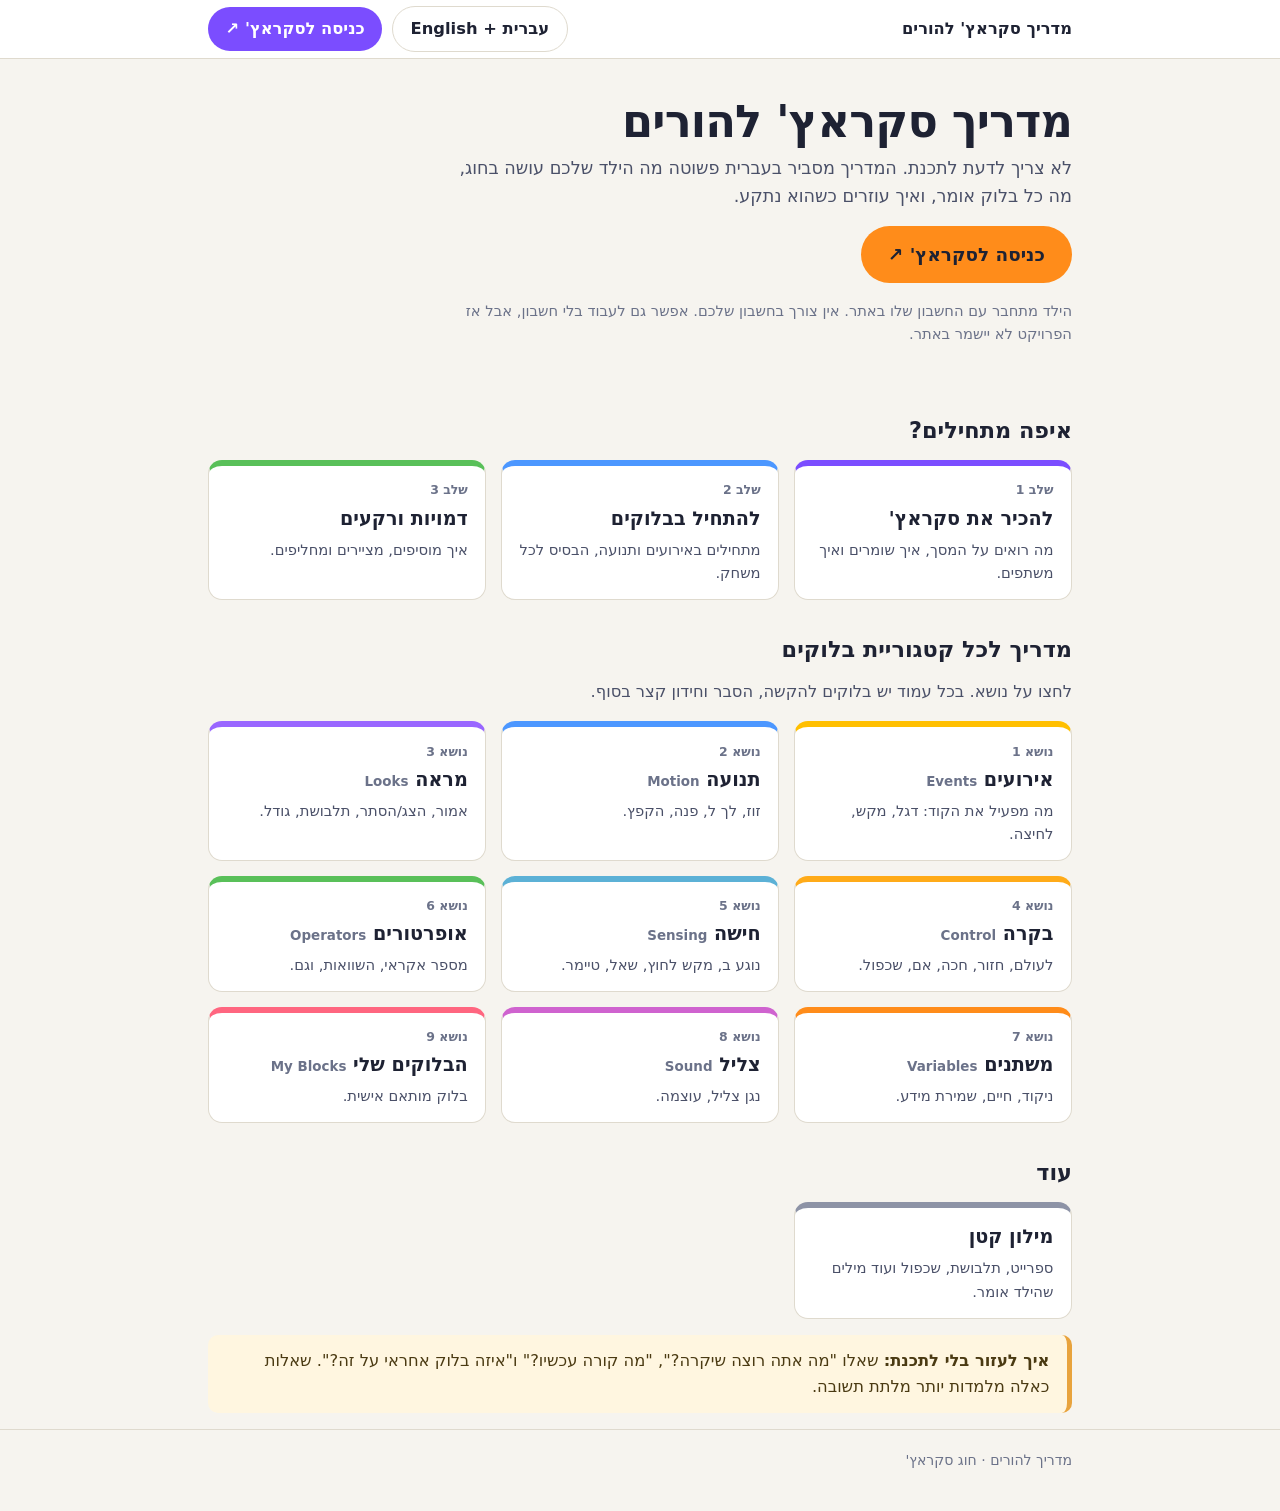
<file: index.html>
<!DOCTYPE html>
<html lang="he" dir="rtl">
<head>
<meta charset="utf-8">
<meta name="viewport" content="width=device-width,initial-scale=1">
<title>מדריך סקראץ' להורים</title>
<link rel="stylesheet" href="assets/blocks.css">
<link rel="stylesheet" href="assets/guide.css">
</head>
<body data-root="">
<header id="top"></header>
<main>
<div class="wrap">
<section class="hero">
  <h1>מדריך סקראץ' להורים</h1>
  <p>לא צריך לדעת לתכנת. המדריך מסביר בעברית פשוטה מה הילד שלכם עושה בחוג, מה כל בלוק אומר, ואיך עוזרים כשהוא נתקע.</p>
  <p><a class="btn big" href="https://scratch.mit.edu/projects/editor/" target="_blank" rel="noopener">כניסה לסקראץ' ↗</a></p>
  <p style="font-size:.92rem;color:var(--ink-faint)">הילד מתחבר עם החשבון שלו באתר. אין צורך בחשבון שלכם. אפשר גם לעבוד בלי חשבון, אבל אז הפרויקט לא יישמר באתר.</p>
</section>

<h2>איפה מתחילים?</h2>
<div class="grid">
  <a class="tile" style="--c:#7B4DFF" href="start.html"><span class="num">שלב 1</span><span class="name">להכיר את סקראץ'</span><span class="desc">מה רואים על המסך, איך שומרים ואיך משתפים.</span></a>
  <a class="tile" style="--c:#4C97FF" href="blocks/events.html"><span class="num">שלב 2</span><span class="name">להתחיל בבלוקים</span><span class="desc">מתחילים באירועים ותנועה, הבסיס לכל משחק.</span></a>
  <a class="tile" style="--c:#59C059" href="characters.html"><span class="num">שלב 3</span><span class="name">דמויות ורקעים</span><span class="desc">איך מוסיפים, מציירים ומחליפים.</span></a>
</div>

<h2>מדריך לכל קטגוריית בלוקים</h2>
<p style="color:var(--ink-soft);margin-top:0">לחצו על נושא. בכל עמוד יש בלוקים להקשה, הסבר וחידון קצר בסוף.</p>
<div class="grid"><a class="tile" data-id="events" style="--c:#FFBF00" href="blocks/events.html"><span class="num">נושא 1</span><span class="name">אירועים <small style="direction:ltr;display:inline-block;color:var(--ink-faint);font-weight:600;font-size:.7em">Events</small></span><span class="desc">מה מפעיל את הקוד: דגל, מקש, לחיצה.</span><span class="done">✓ הושלם</span></a><a class="tile" data-id="motion" style="--c:#4C97FF" href="blocks/motion.html"><span class="num">נושא 2</span><span class="name">תנועה <small style="direction:ltr;display:inline-block;color:var(--ink-faint);font-weight:600;font-size:.7em">Motion</small></span><span class="desc">זוז, לך ל, פנה, הקפץ.</span><span class="done">✓ הושלם</span></a><a class="tile" data-id="looks" style="--c:#9966FF" href="blocks/looks.html"><span class="num">נושא 3</span><span class="name">מראה <small style="direction:ltr;display:inline-block;color:var(--ink-faint);font-weight:600;font-size:.7em">Looks</small></span><span class="desc">אמור, הצג/הסתר, תלבושת, גודל.</span><span class="done">✓ הושלם</span></a><a class="tile" data-id="control" style="--c:#FFAB19" href="blocks/control.html"><span class="num">נושא 4</span><span class="name">בקרה <small style="direction:ltr;display:inline-block;color:var(--ink-faint);font-weight:600;font-size:.7em">Control</small></span><span class="desc">לעולם, חזור, חכה, אם, שכפול.</span><span class="done">✓ הושלם</span></a><a class="tile" data-id="sensing" style="--c:#5CB1D6" href="blocks/sensing.html"><span class="num">נושא 5</span><span class="name">חישה <small style="direction:ltr;display:inline-block;color:var(--ink-faint);font-weight:600;font-size:.7em">Sensing</small></span><span class="desc">נוגע ב, מקש לחוץ, שאל, טיימר.</span><span class="done">✓ הושלם</span></a><a class="tile" data-id="operators" style="--c:#59C059" href="blocks/operators.html"><span class="num">נושא 6</span><span class="name">אופרטורים <small style="direction:ltr;display:inline-block;color:var(--ink-faint);font-weight:600;font-size:.7em">Operators</small></span><span class="desc">מספר אקראי, השוואות, וגם.</span><span class="done">✓ הושלם</span></a><a class="tile" data-id="variables" style="--c:#FF8C1A" href="blocks/variables.html"><span class="num">נושא 7</span><span class="name">משתנים <small style="direction:ltr;display:inline-block;color:var(--ink-faint);font-weight:600;font-size:.7em">Variables</small></span><span class="desc">ניקוד, חיים, שמירת מידע.</span><span class="done">✓ הושלם</span></a><a class="tile" data-id="sound" style="--c:#CF63CF" href="blocks/sound.html"><span class="num">נושא 8</span><span class="name">צליל <small style="direction:ltr;display:inline-block;color:var(--ink-faint);font-weight:600;font-size:.7em">Sound</small></span><span class="desc">נגן צליל, עוצמה.</span><span class="done">✓ הושלם</span></a><a class="tile" data-id="myblocks" style="--c:#FF6680" href="blocks/myblocks.html"><span class="num">נושא 9</span><span class="name">הבלוקים שלי <small style="direction:ltr;display:inline-block;color:var(--ink-faint);font-weight:600;font-size:.7em">My Blocks</small></span><span class="desc">בלוק מותאם אישית.</span><span class="done">✓ הושלם</span></a></div>

<h2>עוד</h2>
<div class="grid">
  <a class="tile" style="--c:#8D93A6" href="glossary.html"><span class="name">מילון קטן</span><span class="desc">ספרייט, תלבושת, שכפול ועוד מילים שהילד אומר.</span></a>
</div>

<div class="note"><b>איך לעזור בלי לתכנת:</b> שאלו "מה אתה רוצה שיקרה?", "מה קורה עכשיו?" ו"איזה בלוק אחראי על זה?". שאלות כאלה מלמדות יותר מלתת תשובה.</div>
</div>
</main>
<footer><div class="wrap">מדריך להורים · חוג סקראץ'</div></footer>
<script src="assets/data/blocks.js"></script>
<script src="assets/guide.js"></script>
</body>
</html>
</file>
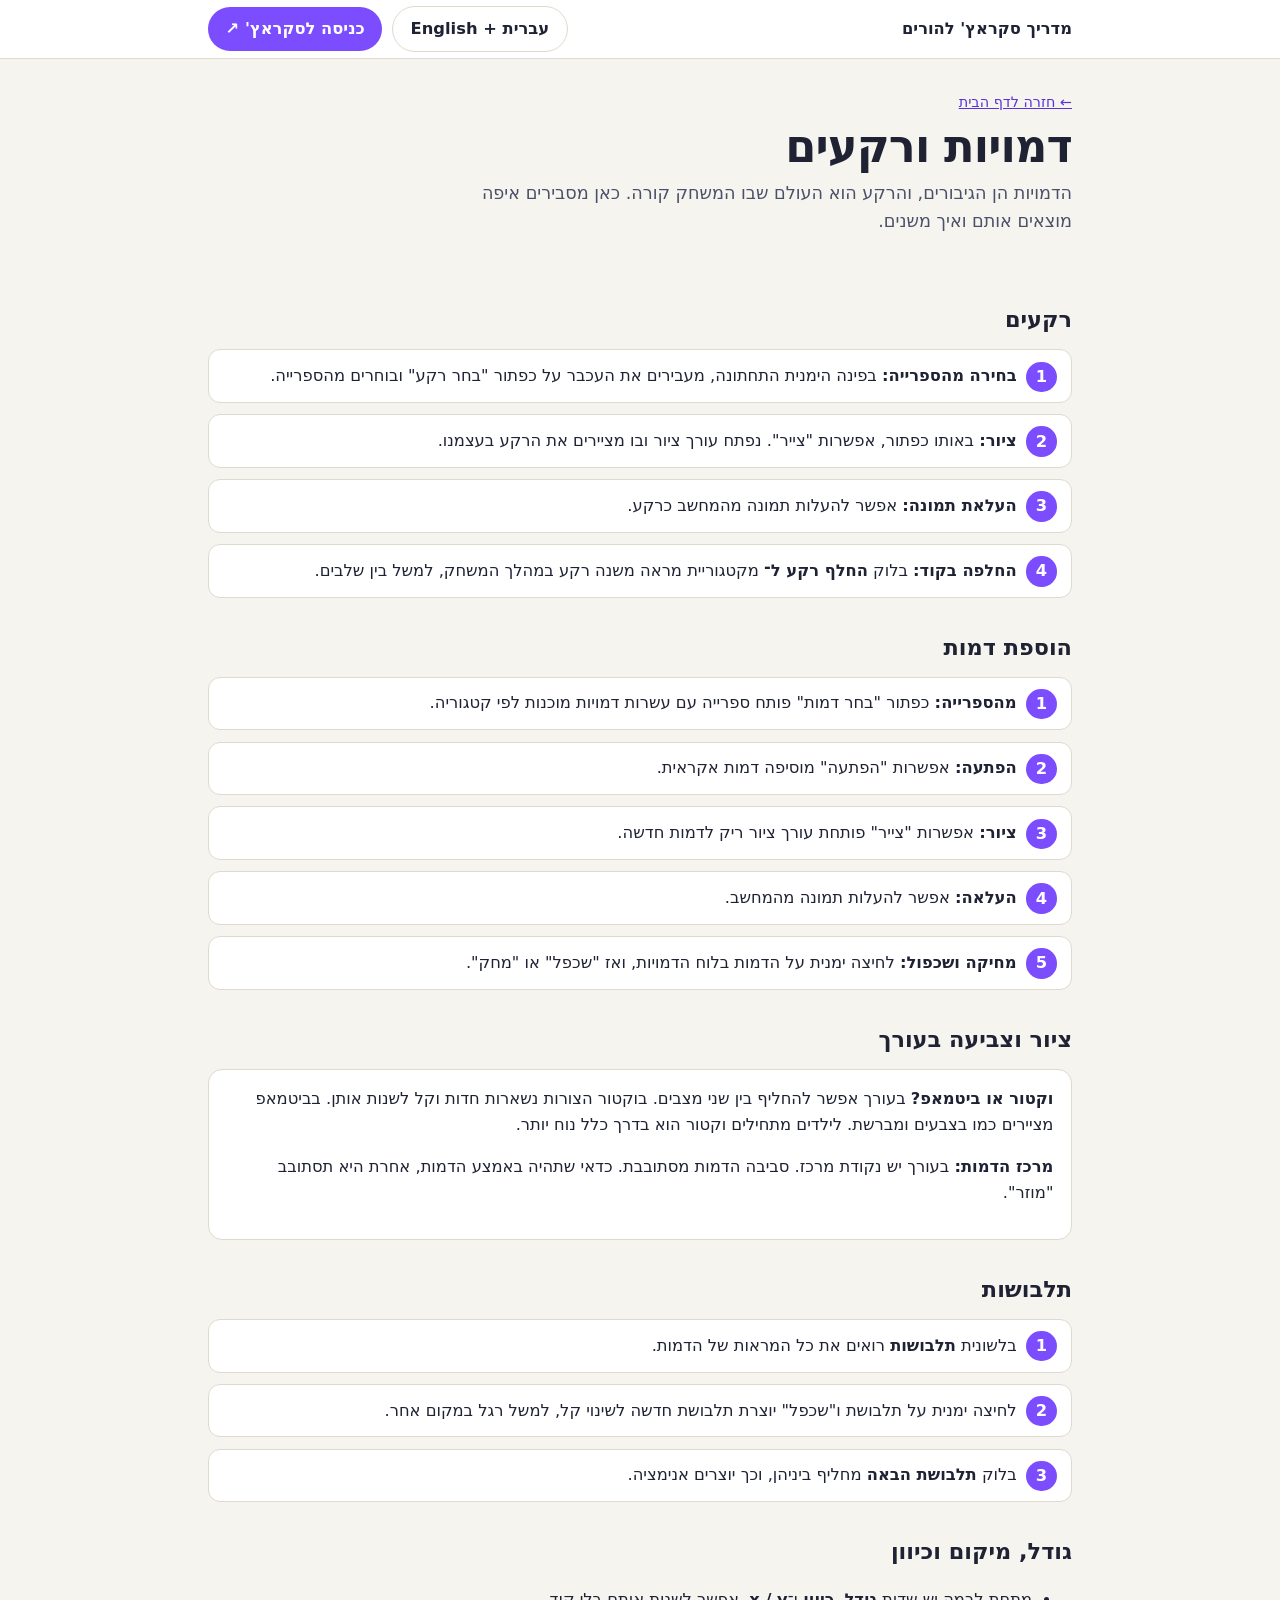
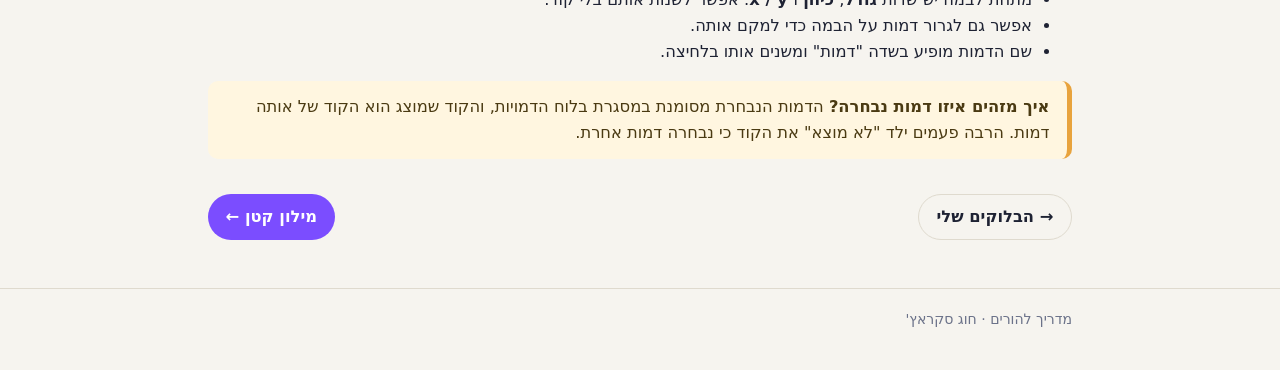
<file: characters.html>
<!DOCTYPE html>
<html lang="he" dir="rtl">
<head>
<meta charset="utf-8">
<meta name="viewport" content="width=device-width,initial-scale=1">
<title>דמויות ורקעים | מדריך להורים</title>
<link rel="stylesheet" href="assets/blocks.css">
<link rel="stylesheet" href="assets/guide.css">
</head>
<body data-root="">
<header id="top"></header>
<main><div class="wrap">
<section class="hero"><div class="crumbs"><a href="index.html">← חזרה לדף הבית</a></div>
<h1>דמויות ורקעים</h1>
<p>הדמויות הן הגיבורים, והרקע הוא העולם שבו המשחק קורה. כאן מסבירים איפה מוצאים אותם ואיך משנים.</p></section>

<h2>רקעים</h2>
<ol class="steps">
  <li><b>בחירה מהספרייה:</b> בפינה הימנית התחתונה, מעבירים את העכבר על כפתור "בחר רקע" ובוחרים מהספרייה.</li>
  <li><b>ציור:</b> באותו כפתור, אפשרות "צייר". נפתח עורך ציור ובו מציירים את הרקע בעצמנו.</li>
  <li><b>העלאת תמונה:</b> אפשר להעלות תמונה מהמחשב כרקע.</li>
  <li><b>החלפה בקוד:</b> בלוק <b>החלף רקע ל־</b> מקטגוריית מראה משנה רקע במהלך המשחק, למשל בין שלבים.</li>
</ol>

<h2>הוספת דמות</h2>
<ol class="steps">
  <li><b>מהספרייה:</b> כפתור "בחר דמות" פותח ספרייה עם עשרות דמויות מוכנות לפי קטגוריה.</li>
  <li><b>הפתעה:</b> אפשרות "הפתעה" מוסיפה דמות אקראית.</li>
  <li><b>ציור:</b> אפשרות "צייר" פותחת עורך ציור ריק לדמות חדשה.</li>
  <li><b>העלאה:</b> אפשר להעלות תמונה מהמחשב.</li>
  <li><b>מחיקה ושכפול:</b> לחיצה ימנית על הדמות בלוח הדמויות, ואז "שכפל" או "מחק".</li>
</ol>

<h2>ציור וצביעה בעורך</h2>
<div class="card">
  <p style="margin-top:0"><b>וקטור או ביטמאפ?</b> בעורך אפשר להחליף בין שני מצבים. בוקטור הצורות נשארות חדות וקל לשנות אותן. בביטמאפ מציירים כמו בצבעים ומברשת. לילדים מתחילים וקטור הוא בדרך כלל נוח יותר.</p>
  <p><b>מרכז הדמות:</b> בעורך יש נקודת מרכז. סביבה הדמות מסתובבת. כדאי שתהיה באמצע הדמות, אחרת היא תסתובב "מוזר".</p>
</div>

<h2>תלבושות</h2>
<ol class="steps">
  <li>בלשונית <b>תלבושות</b> רואים את כל המראות של הדמות.</li>
  <li>לחיצה ימנית על תלבושת ו"שכפל" יוצרת תלבושת חדשה לשינוי קל, למשל רגל במקום אחר.</li>
  <li>בלוק <b>תלבושת הבאה</b> מחליף ביניהן, וכך יוצרים אנימציה.</li>
</ol>

<h2>גודל, מיקום וכיוון</h2>
<ul>
  <li>מתחת לבמה יש שדות <b>גודל</b>, <b>כיוון</b> ו־<b>x / y</b>. אפשר לשנות אותם בלי קוד.</li>
  <li>אפשר גם לגרור דמות על הבמה כדי למקם אותה.</li>
  <li>שם הדמות מופיע בשדה "דמות" ומשנים אותו בלחיצה.</li>
</ul>

<div class="note"><b>איך מזהים איזו דמות נבחרה?</b> הדמות הנבחרת מסומנת במסגרת בלוח הדמויות, והקוד שמוצג הוא הקוד של אותה דמות. הרבה פעמים ילד "לא מוצא" את הקוד כי נבחרה דמות אחרת.</div>

<nav class="pager"><a class="btn ghost" href="blocks/myblocks.html">→ הבלוקים שלי</a><a class="btn" href="glossary.html">מילון קטן ←</a></nav>
</div></main>
<footer><div class="wrap">מדריך להורים · חוג סקראץ'</div></footer>
<script src="assets/data/blocks.js"></script>
<script src="assets/guide.js"></script>
</body>
</html>
</file>
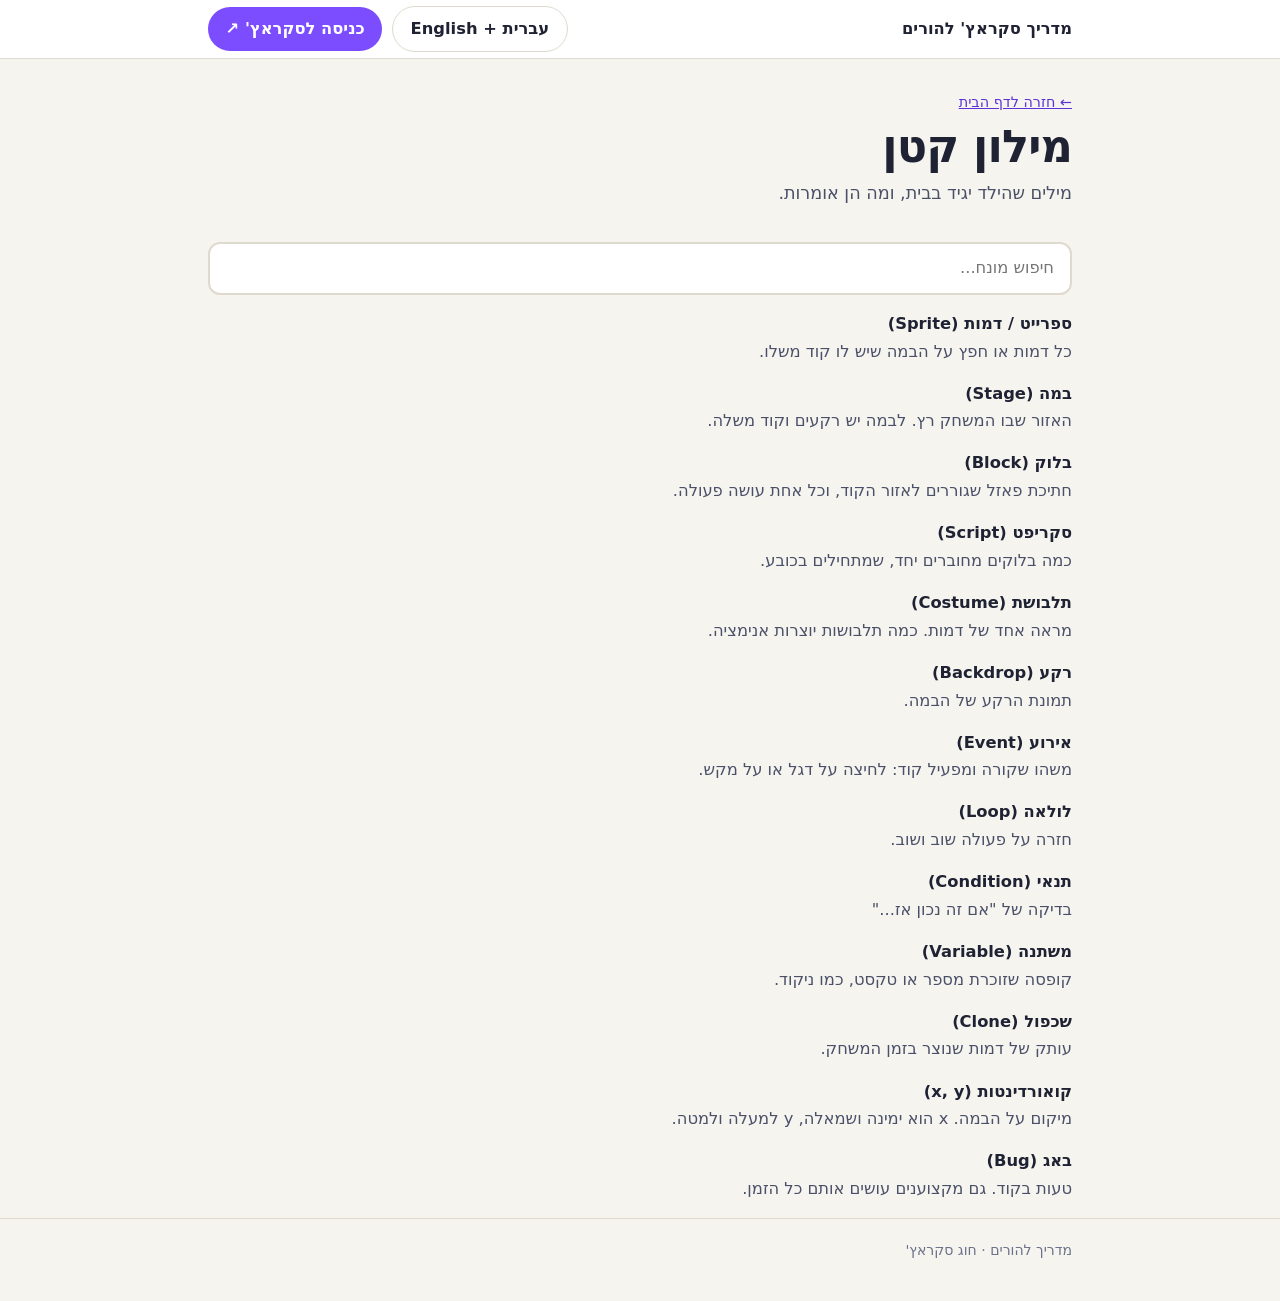
<file: glossary.html>
<!DOCTYPE html>
<html lang="he" dir="rtl">
<head>
<meta charset="utf-8">
<meta name="viewport" content="width=device-width,initial-scale=1">
<title>מילון קטן | מדריך להורים</title>
<link rel="stylesheet" href="assets/blocks.css">
<link rel="stylesheet" href="assets/guide.css">
</head>
<body data-root="">
<header id="top"></header>
<main><div class="wrap">
<section class="hero"><div class="crumbs"><a href="index.html">← חזרה לדף הבית</a></div>
<h1>מילון קטן</h1><p>מילים שהילד יגיד בבית, ומה הן אומרות.</p></section>
<input class="search" id="q" type="search" placeholder="חיפוש מונח..." aria-label="חיפוש מונח">
<dl class="gloss" id="gl"><dt>ספרייט / דמות (Sprite)</dt><dd>כל דמות או חפץ על הבמה שיש לו קוד משלו.</dd><dt>במה (Stage)</dt><dd>האזור שבו המשחק רץ. לבמה יש רקעים וקוד משלה.</dd><dt>בלוק (Block)</dt><dd>חתיכת פאזל שגוררים לאזור הקוד, וכל אחת עושה פעולה.</dd><dt>סקריפט (Script)</dt><dd>כמה בלוקים מחוברים יחד, שמתחילים בכובע.</dd><dt>תלבושת (Costume)</dt><dd>מראה אחד של דמות. כמה תלבושות יוצרות אנימציה.</dd><dt>רקע (Backdrop)</dt><dd>תמונת הרקע של הבמה.</dd><dt>אירוע (Event)</dt><dd>משהו שקורה ומפעיל קוד: לחיצה על דגל או על מקש.</dd><dt>לולאה (Loop)</dt><dd>חזרה על פעולה שוב ושוב.</dd><dt>תנאי (Condition)</dt><dd>בדיקה של "אם זה נכון אז..."</dd><dt>משתנה (Variable)</dt><dd>קופסה שזוכרת מספר או טקסט, כמו ניקוד.</dd><dt>שכפול (Clone)</dt><dd>עותק של דמות שנוצר בזמן המשחק.</dd><dt>קואורדינטות (x, y)</dt><dd>מיקום על הבמה. x הוא ימינה ושמאלה, y למעלה ולמטה.</dd><dt>באג (Bug)</dt><dd>טעות בקוד. גם מקצוענים עושים אותם כל הזמן.</dd></dl>
</div></main>
<footer><div class="wrap">מדריך להורים · חוג סקראץ'</div></footer>
<script src="assets/data/blocks.js"></script>
<script src="assets/guide.js"></script>
<script>
document.getElementById('q').addEventListener('input',function(e){
  var v=e.target.value.trim().toLowerCase();
  document.querySelectorAll('#gl dt').forEach(function(dt){
    var dd=dt.nextElementSibling, hit=!v||(dt.textContent+dd.textContent).toLowerCase().indexOf(v)>-1;
    dt.hidden=dd.hidden=!hit;
  });
});
</script>
</body>
</html>
</file>
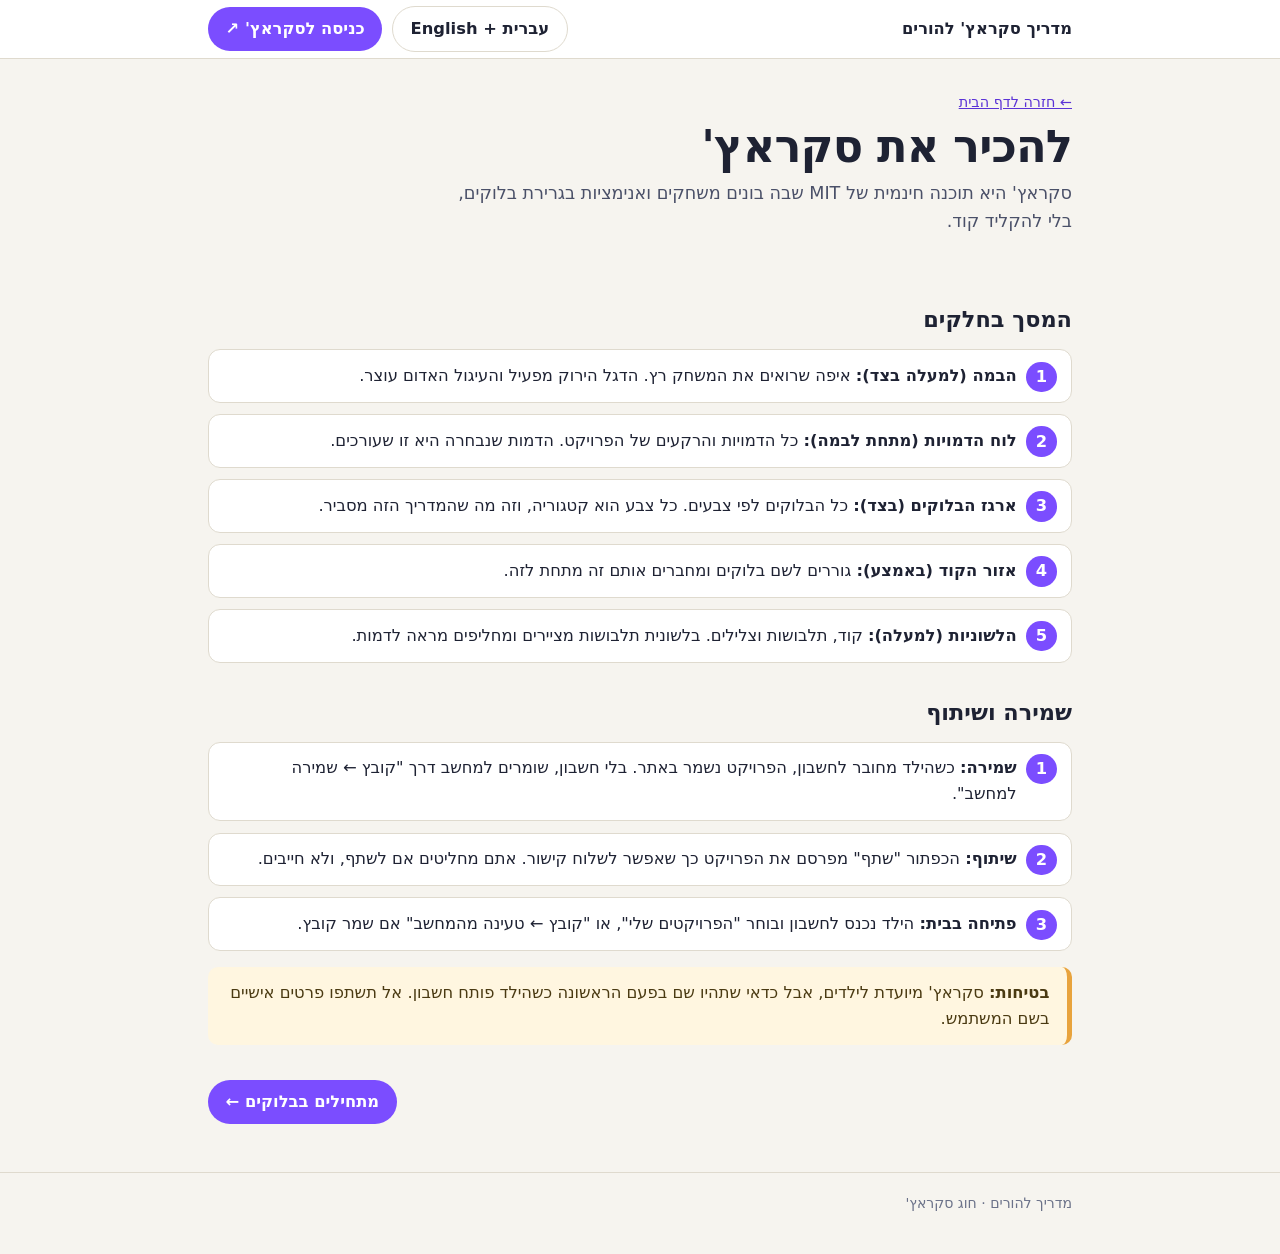
<file: start.html>
<!DOCTYPE html>
<html lang="he" dir="rtl">
<head>
<meta charset="utf-8">
<meta name="viewport" content="width=device-width,initial-scale=1">
<title>להכיר את סקראץ' | מדריך להורים</title>
<link rel="stylesheet" href="assets/blocks.css">
<link rel="stylesheet" href="assets/guide.css">
</head>
<body data-root="">
<header id="top"></header>
<main><div class="wrap">
<section class="hero"><div class="crumbs"><a href="index.html">← חזרה לדף הבית</a></div>
<h1>להכיר את סקראץ'</h1>
<p>סקראץ' היא תוכנה חינמית של MIT שבה בונים משחקים ואנימציות בגרירת בלוקים, בלי להקליד קוד.</p></section>

<h2>המסך בחלקים</h2>
<ol class="steps">
  <li><b>הבמה (למעלה בצד):</b> איפה שרואים את המשחק רץ. הדגל הירוק מפעיל והעיגול האדום עוצר.</li>
  <li><b>לוח הדמויות (מתחת לבמה):</b> כל הדמויות והרקעים של הפרויקט. הדמות שנבחרה היא זו שעורכים.</li>
  <li><b>ארגז הבלוקים (בצד):</b> כל הבלוקים לפי צבעים. כל צבע הוא קטגוריה, וזה מה שהמדריך הזה מסביר.</li>
  <li><b>אזור הקוד (באמצע):</b> גוררים לשם בלוקים ומחברים אותם זה מתחת לזה.</li>
  <li><b>הלשוניות (למעלה):</b> קוד, תלבושות וצלילים. בלשונית תלבושות מציירים ומחליפים מראה לדמות.</li>
</ol>

<h2>שמירה ושיתוף</h2>
<ol class="steps">
  <li><b>שמירה:</b> כשהילד מחובר לחשבון, הפרויקט נשמר באתר. בלי חשבון, שומרים למחשב דרך "קובץ ← שמירה למחשב".</li>
  <li><b>שיתוף:</b> הכפתור "שתף" מפרסם את הפרויקט כך שאפשר לשלוח קישור. אתם מחליטים אם לשתף, ולא חייבים.</li>
  <li><b>פתיחה בבית:</b> הילד נכנס לחשבון ובוחר "הפרויקטים שלי", או "קובץ ← טעינה מהמחשב" אם שמר קובץ.</li>
</ol>

<div class="note"><b>בטיחות:</b> סקראץ' מיועדת לילדים, אבל כדאי שתהיו שם בפעם הראשונה כשהילד פותח חשבון. אל תשתפו פרטים אישיים בשם המשתמש.</div>

<nav class="pager"><span></span><a class="btn" href="blocks/events.html">מתחילים בבלוקים ←</a></nav>
</div></main>
<footer><div class="wrap">מדריך להורים · חוג סקראץ'</div></footer>
<script src="assets/data/blocks.js"></script>
<script src="assets/guide.js"></script>
</body>
</html>
</file>
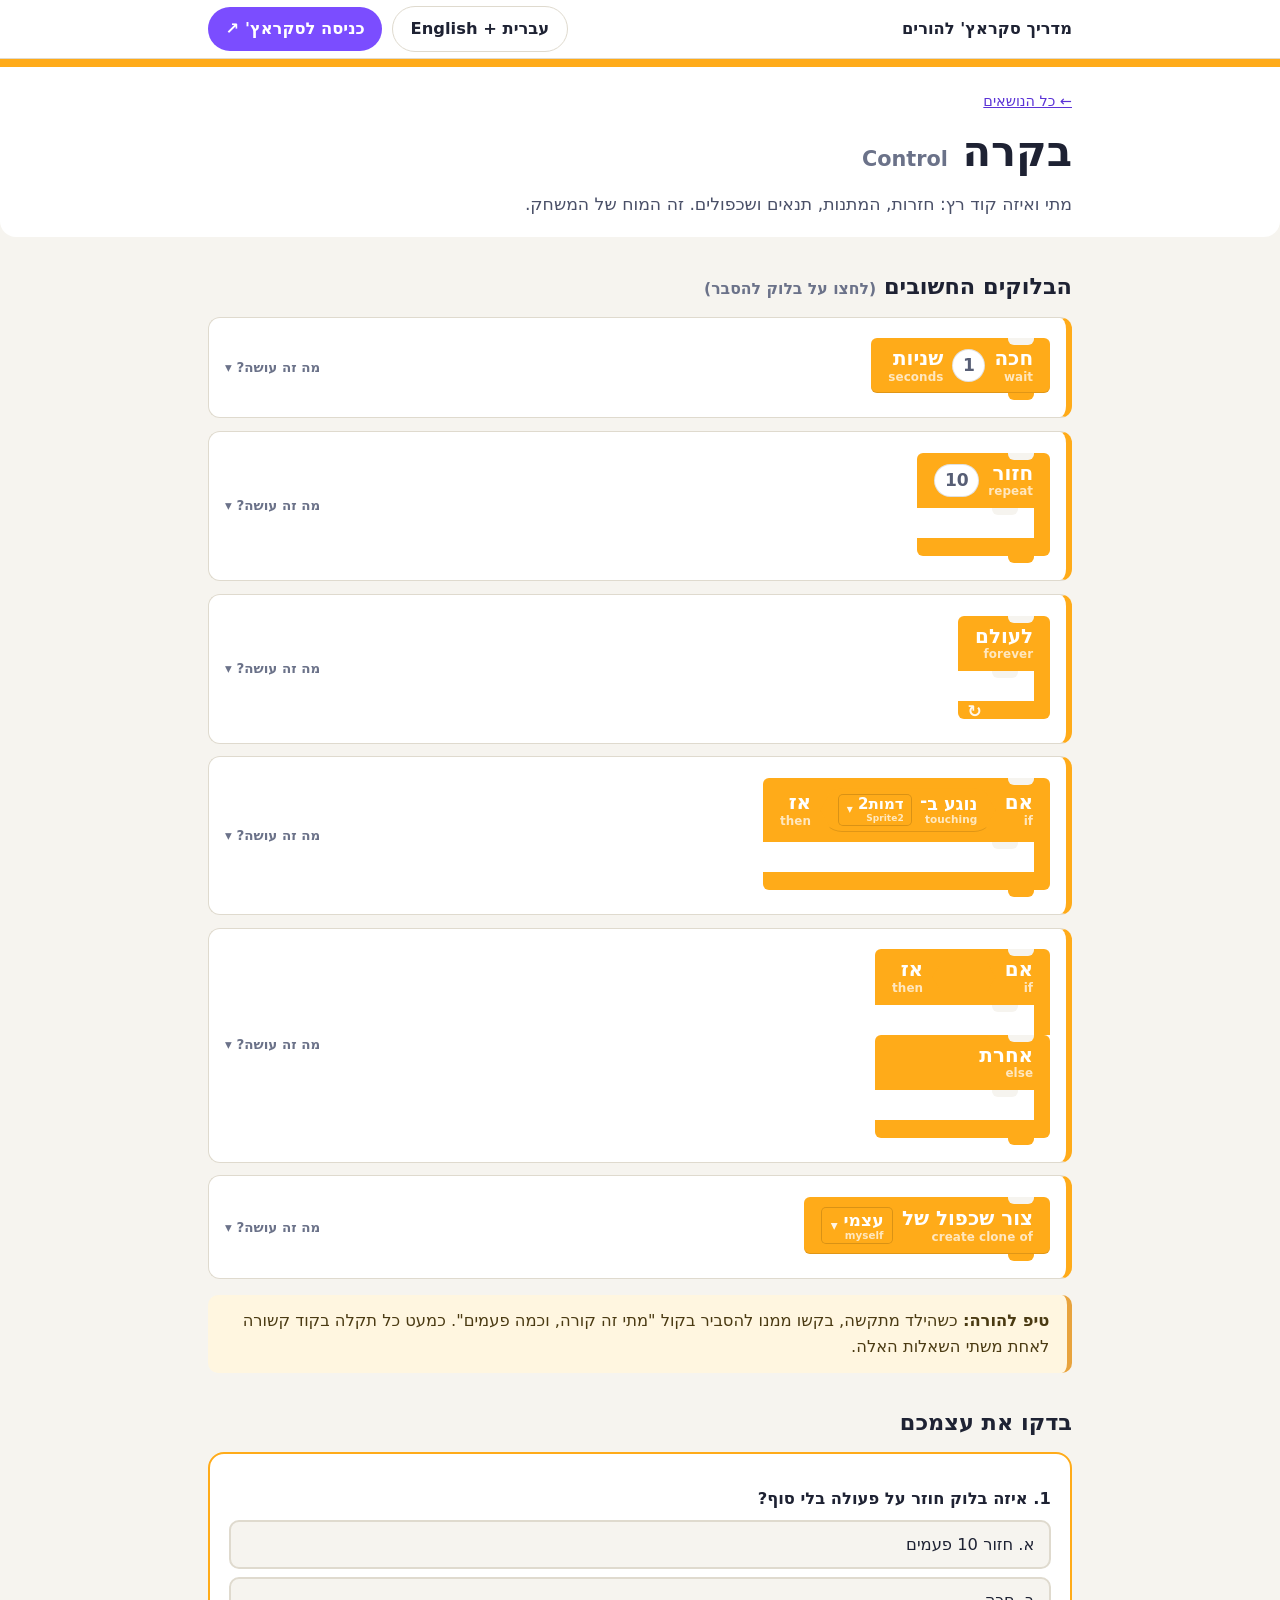
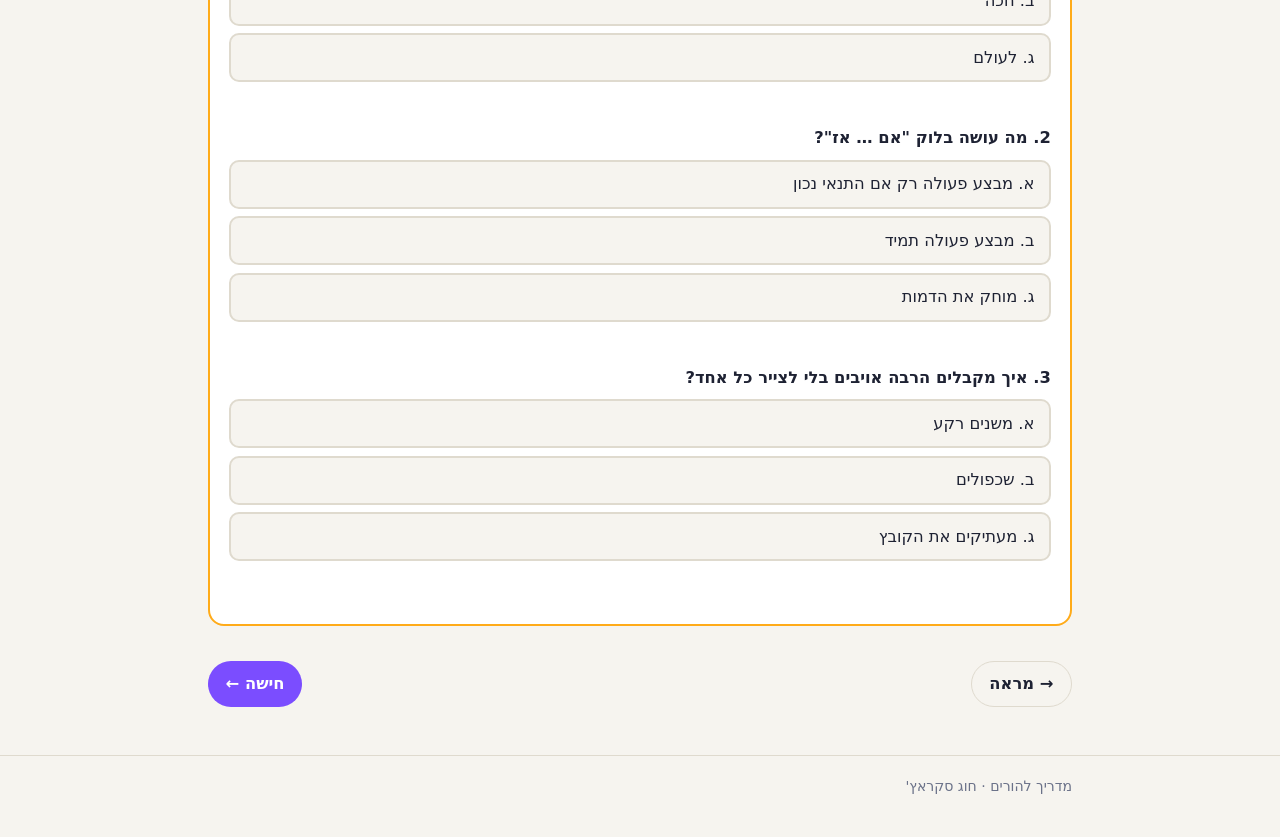
<file: blocks/control.html>
<!DOCTYPE html>
<html lang="he" dir="rtl">
<head>
<meta charset="utf-8">
<meta name="viewport" content="width=device-width,initial-scale=1">
<title>מדריך סקראץ' להורים</title>
<link rel="stylesheet" href="../assets/blocks.css">
<link rel="stylesheet" href="../assets/guide.css">
</head>
<body data-root="../" data-cat="control">
<header id="top"></header>
<main id="app"></main>
<footer><div class="wrap">מדריך להורים · חוג סקראץ'</div></footer>
<script src="../assets/data/blocks.js"></script>
<script src="../assets/guide.js"></script>
</body>
</html>
</file>
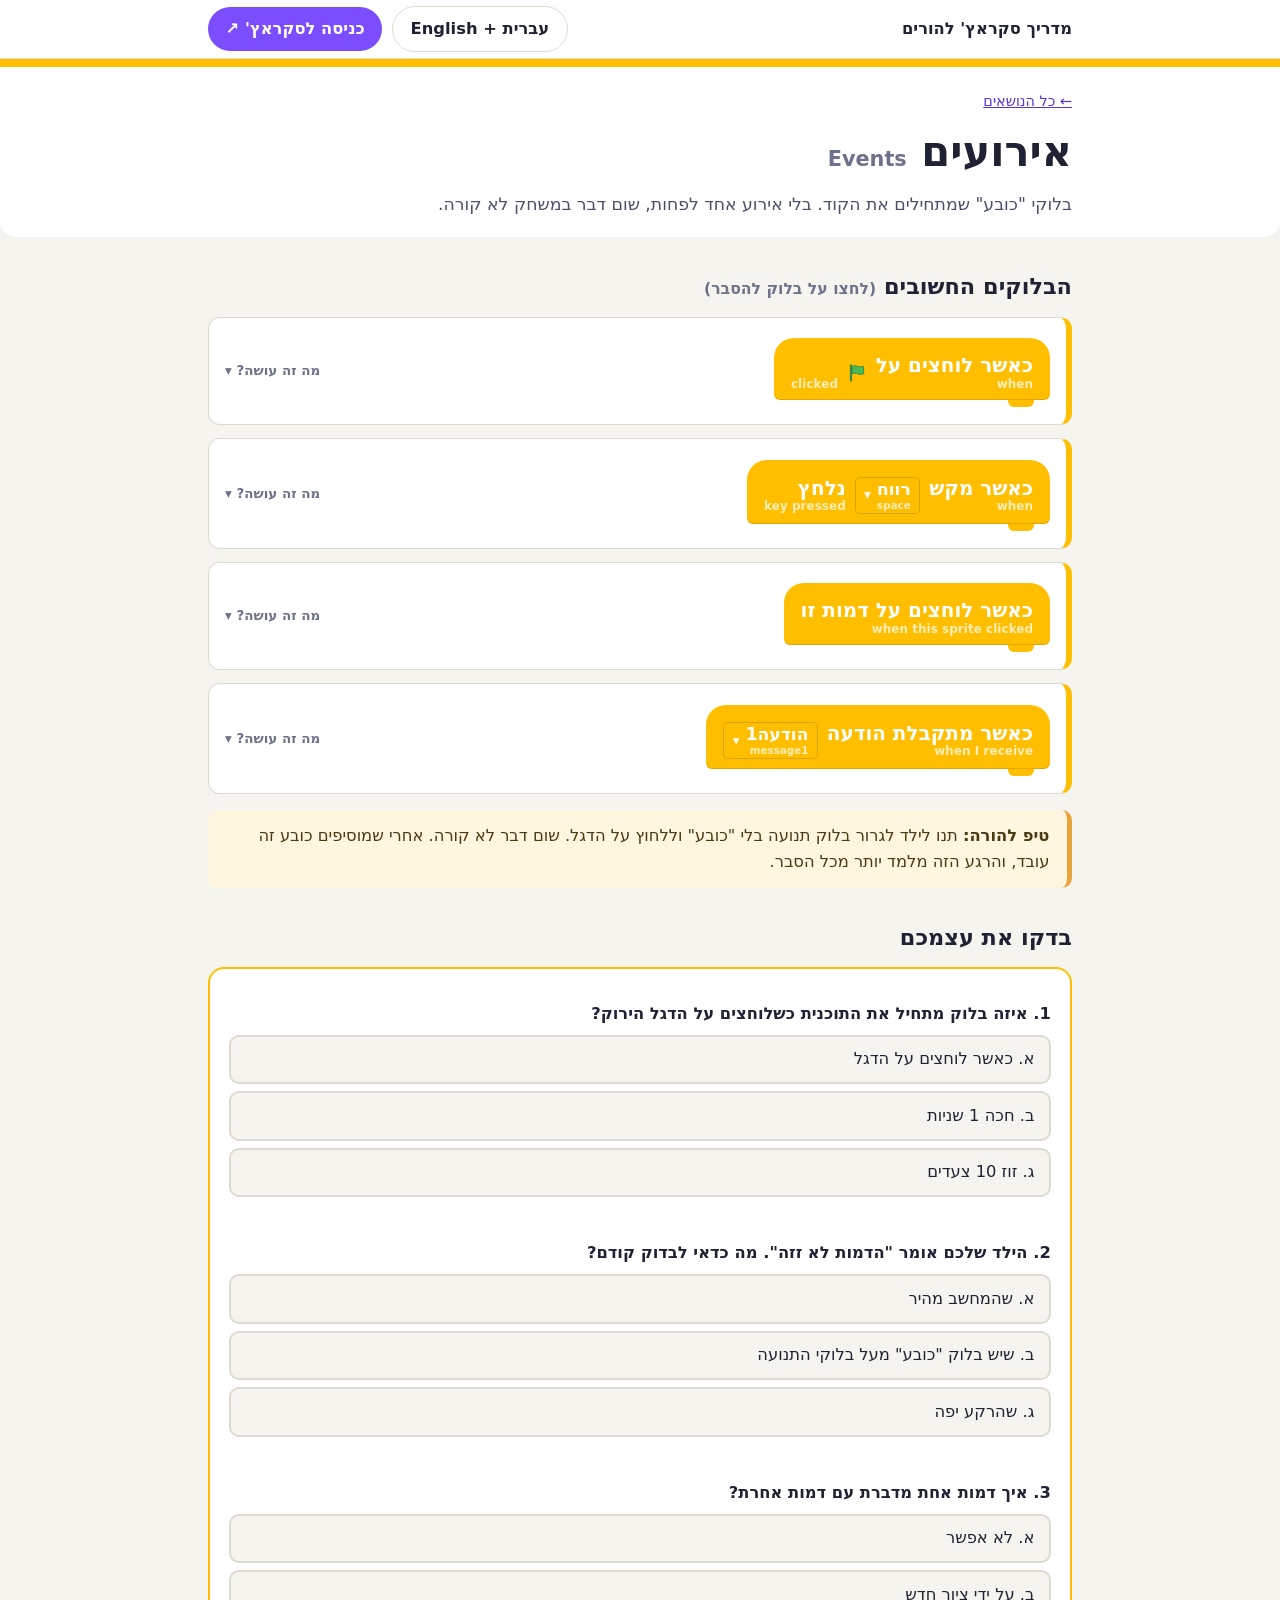
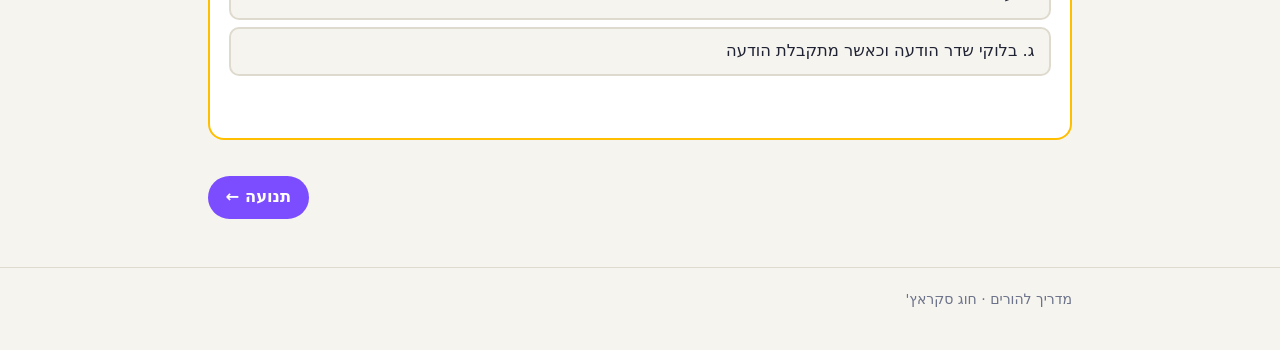
<file: blocks/events.html>
<!DOCTYPE html>
<html lang="he" dir="rtl">
<head>
<meta charset="utf-8">
<meta name="viewport" content="width=device-width,initial-scale=1">
<title>מדריך סקראץ' להורים</title>
<link rel="stylesheet" href="../assets/blocks.css">
<link rel="stylesheet" href="../assets/guide.css">
</head>
<body data-root="../" data-cat="events">
<header id="top"></header>
<main id="app"></main>
<footer><div class="wrap">מדריך להורים · חוג סקראץ'</div></footer>
<script src="../assets/data/blocks.js"></script>
<script src="../assets/guide.js"></script>
</body>
</html>
</file>
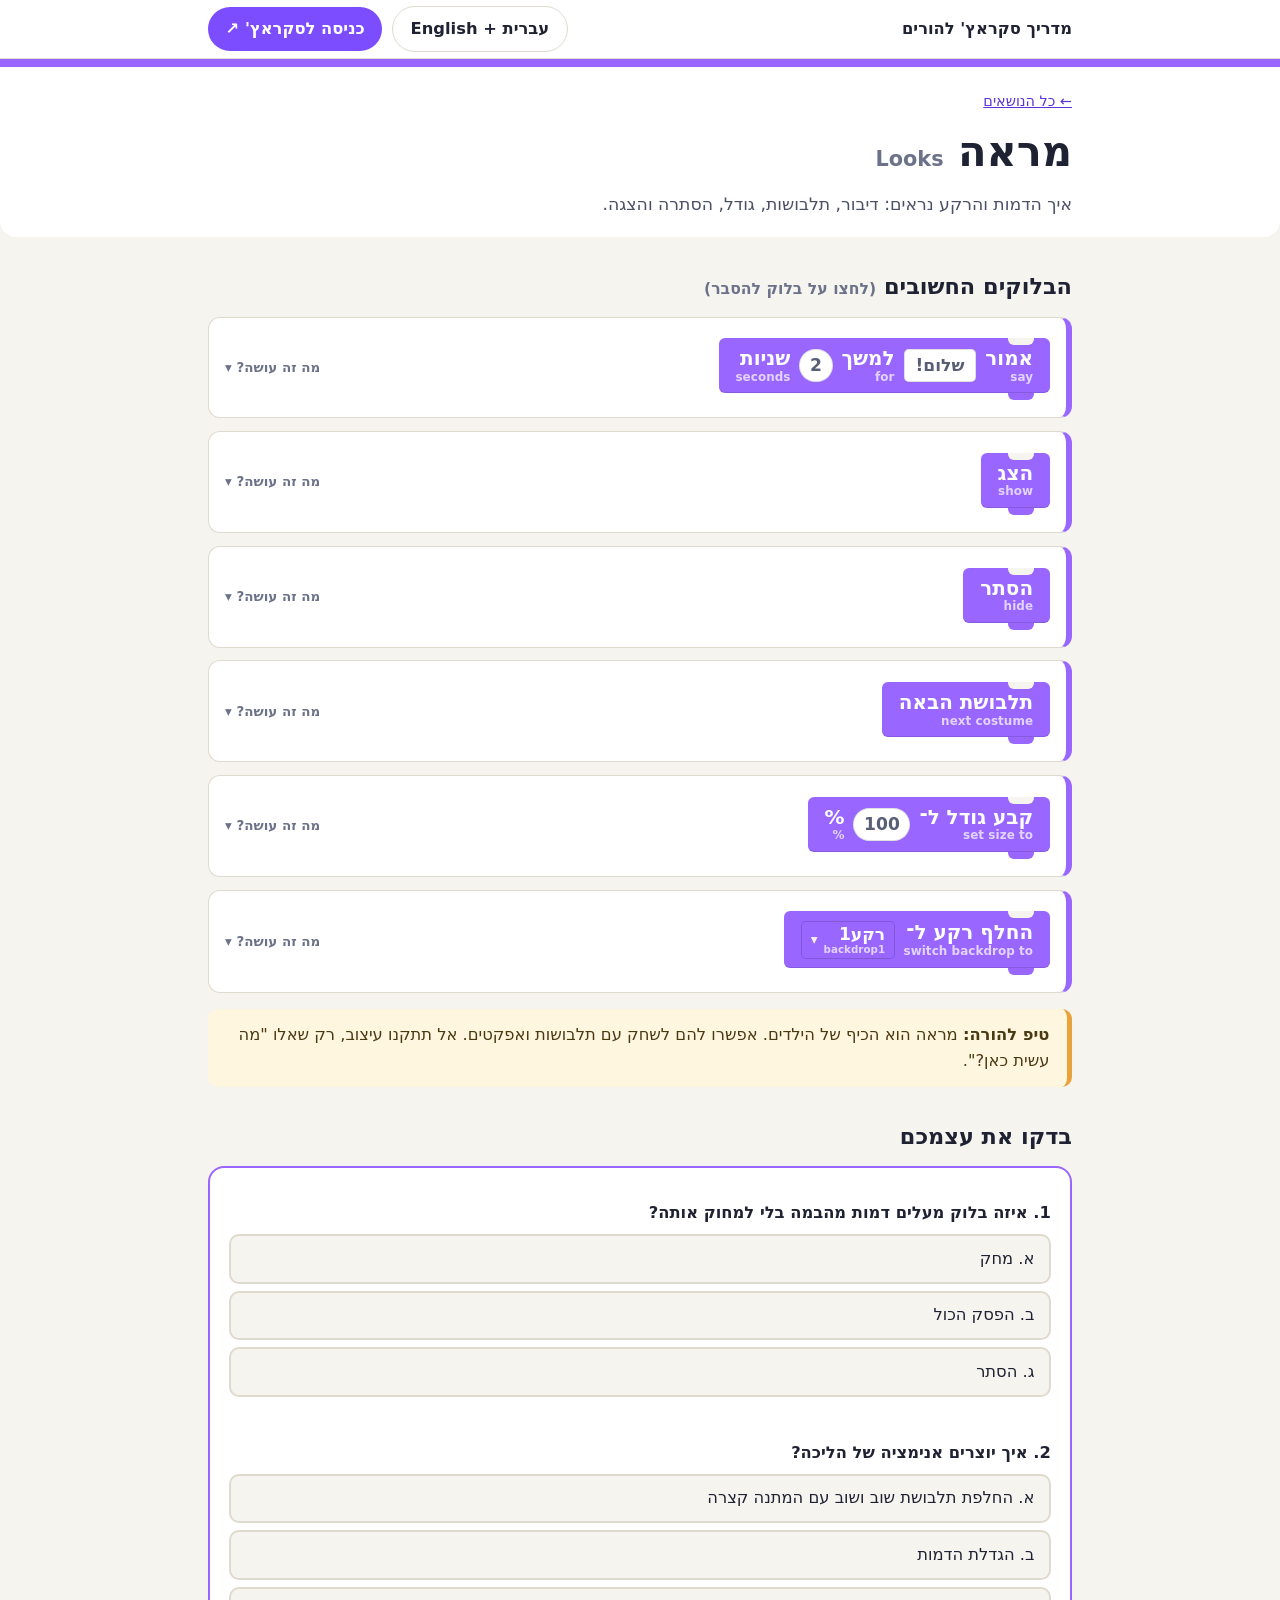
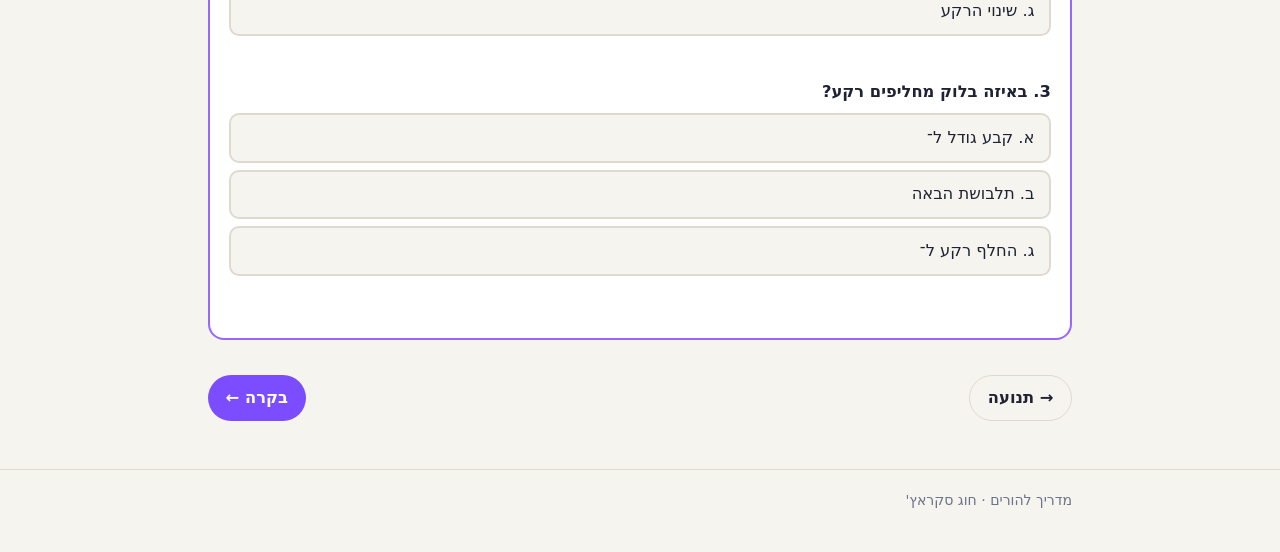
<file: blocks/looks.html>
<!DOCTYPE html>
<html lang="he" dir="rtl">
<head>
<meta charset="utf-8">
<meta name="viewport" content="width=device-width,initial-scale=1">
<title>מדריך סקראץ' להורים</title>
<link rel="stylesheet" href="../assets/blocks.css">
<link rel="stylesheet" href="../assets/guide.css">
</head>
<body data-root="../" data-cat="looks">
<header id="top"></header>
<main id="app"></main>
<footer><div class="wrap">מדריך להורים · חוג סקראץ'</div></footer>
<script src="../assets/data/blocks.js"></script>
<script src="../assets/guide.js"></script>
</body>
</html>
</file>
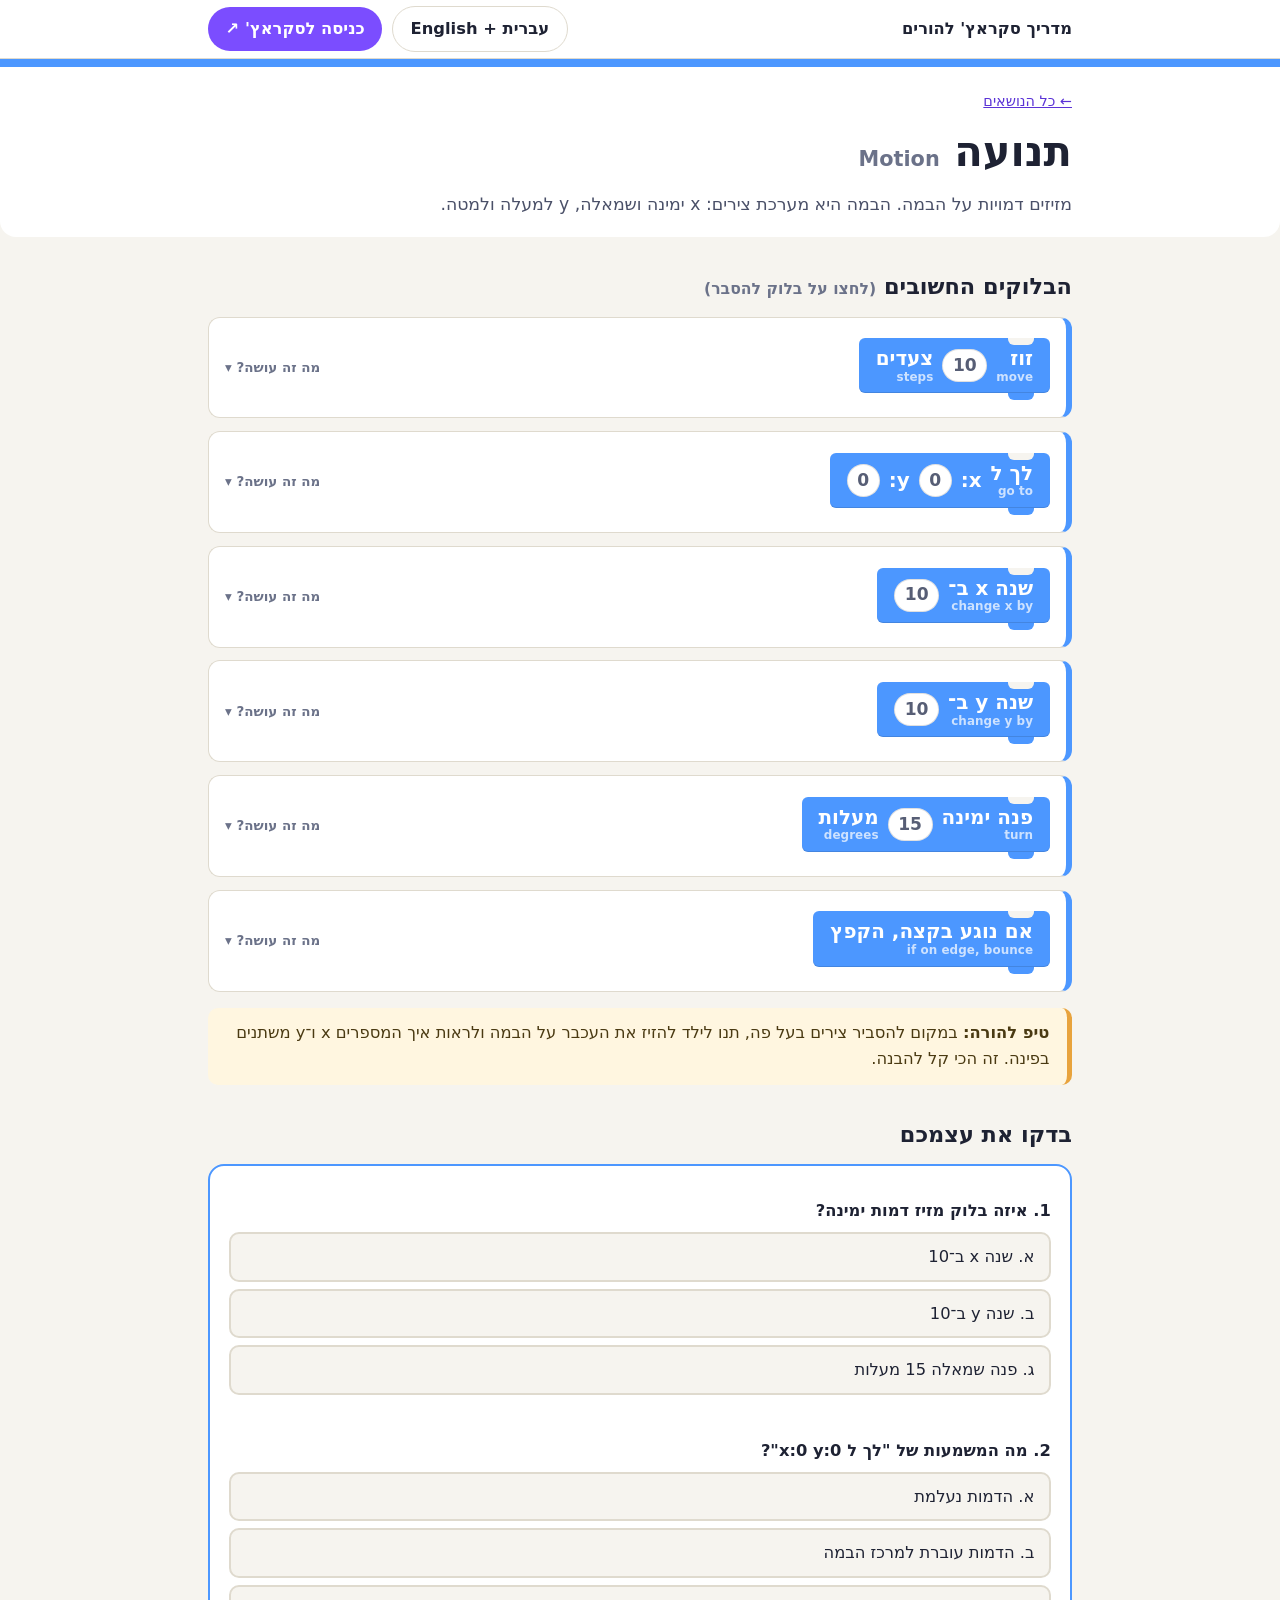
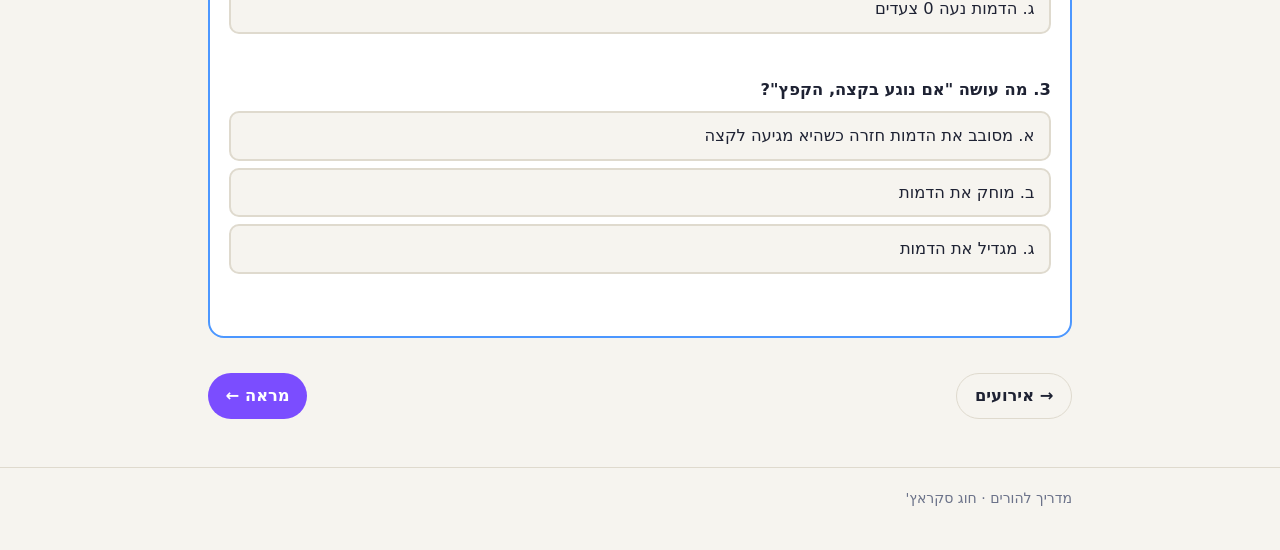
<file: blocks/motion.html>
<!DOCTYPE html>
<html lang="he" dir="rtl">
<head>
<meta charset="utf-8">
<meta name="viewport" content="width=device-width,initial-scale=1">
<title>מדריך סקראץ' להורים</title>
<link rel="stylesheet" href="../assets/blocks.css">
<link rel="stylesheet" href="../assets/guide.css">
</head>
<body data-root="../" data-cat="motion">
<header id="top"></header>
<main id="app"></main>
<footer><div class="wrap">מדריך להורים · חוג סקראץ'</div></footer>
<script src="../assets/data/blocks.js"></script>
<script src="../assets/guide.js"></script>
</body>
</html>
</file>
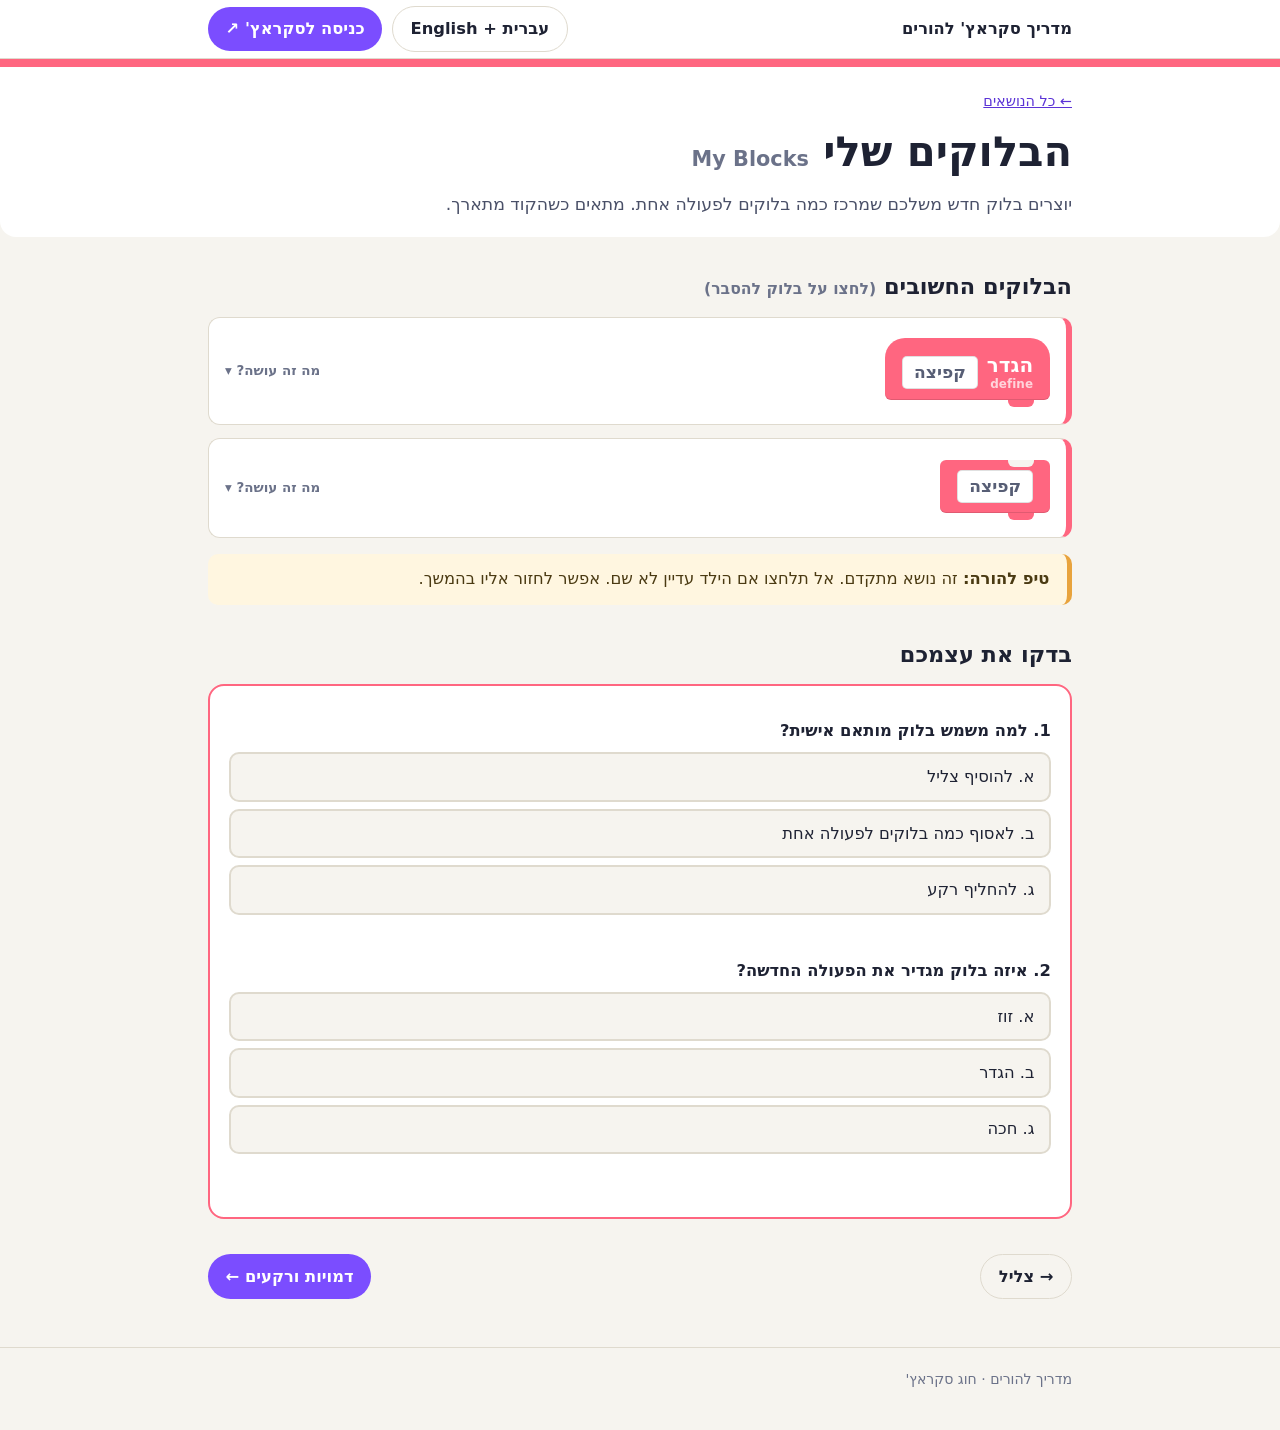
<file: blocks/myblocks.html>
<!DOCTYPE html>
<html lang="he" dir="rtl">
<head>
<meta charset="utf-8">
<meta name="viewport" content="width=device-width,initial-scale=1">
<title>מדריך סקראץ' להורים</title>
<link rel="stylesheet" href="../assets/blocks.css">
<link rel="stylesheet" href="../assets/guide.css">
</head>
<body data-root="../" data-cat="myblocks">
<header id="top"></header>
<main id="app"></main>
<footer><div class="wrap">מדריך להורים · חוג סקראץ'</div></footer>
<script src="../assets/data/blocks.js"></script>
<script src="../assets/guide.js"></script>
</body>
</html>
</file>
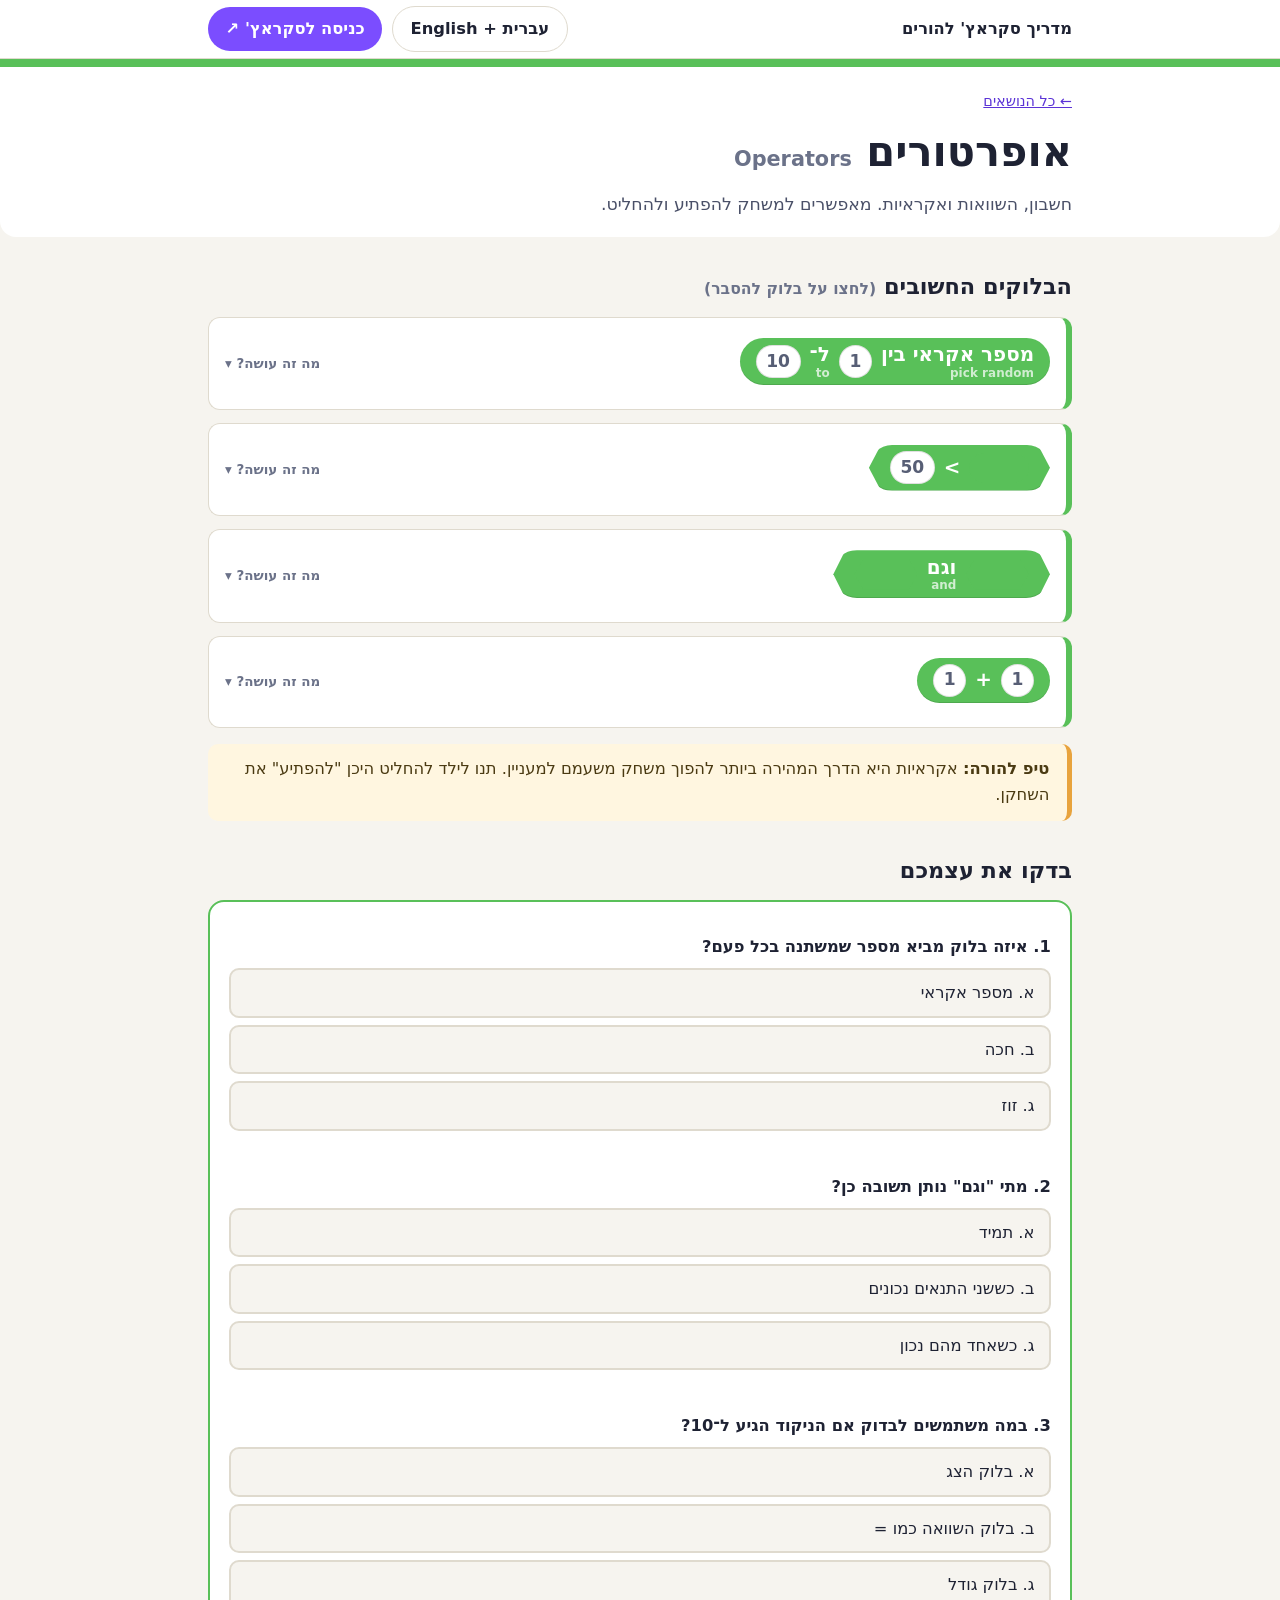
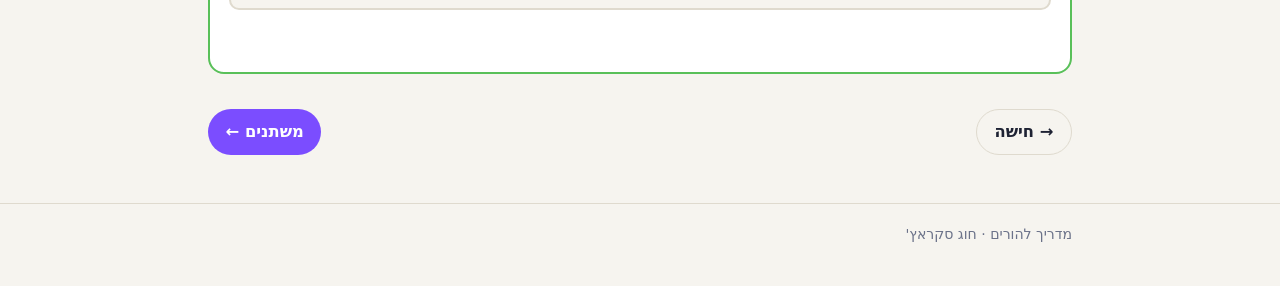
<file: blocks/operators.html>
<!DOCTYPE html>
<html lang="he" dir="rtl">
<head>
<meta charset="utf-8">
<meta name="viewport" content="width=device-width,initial-scale=1">
<title>מדריך סקראץ' להורים</title>
<link rel="stylesheet" href="../assets/blocks.css">
<link rel="stylesheet" href="../assets/guide.css">
</head>
<body data-root="../" data-cat="operators">
<header id="top"></header>
<main id="app"></main>
<footer><div class="wrap">מדריך להורים · חוג סקראץ'</div></footer>
<script src="../assets/data/blocks.js"></script>
<script src="../assets/guide.js"></script>
</body>
</html>
</file>
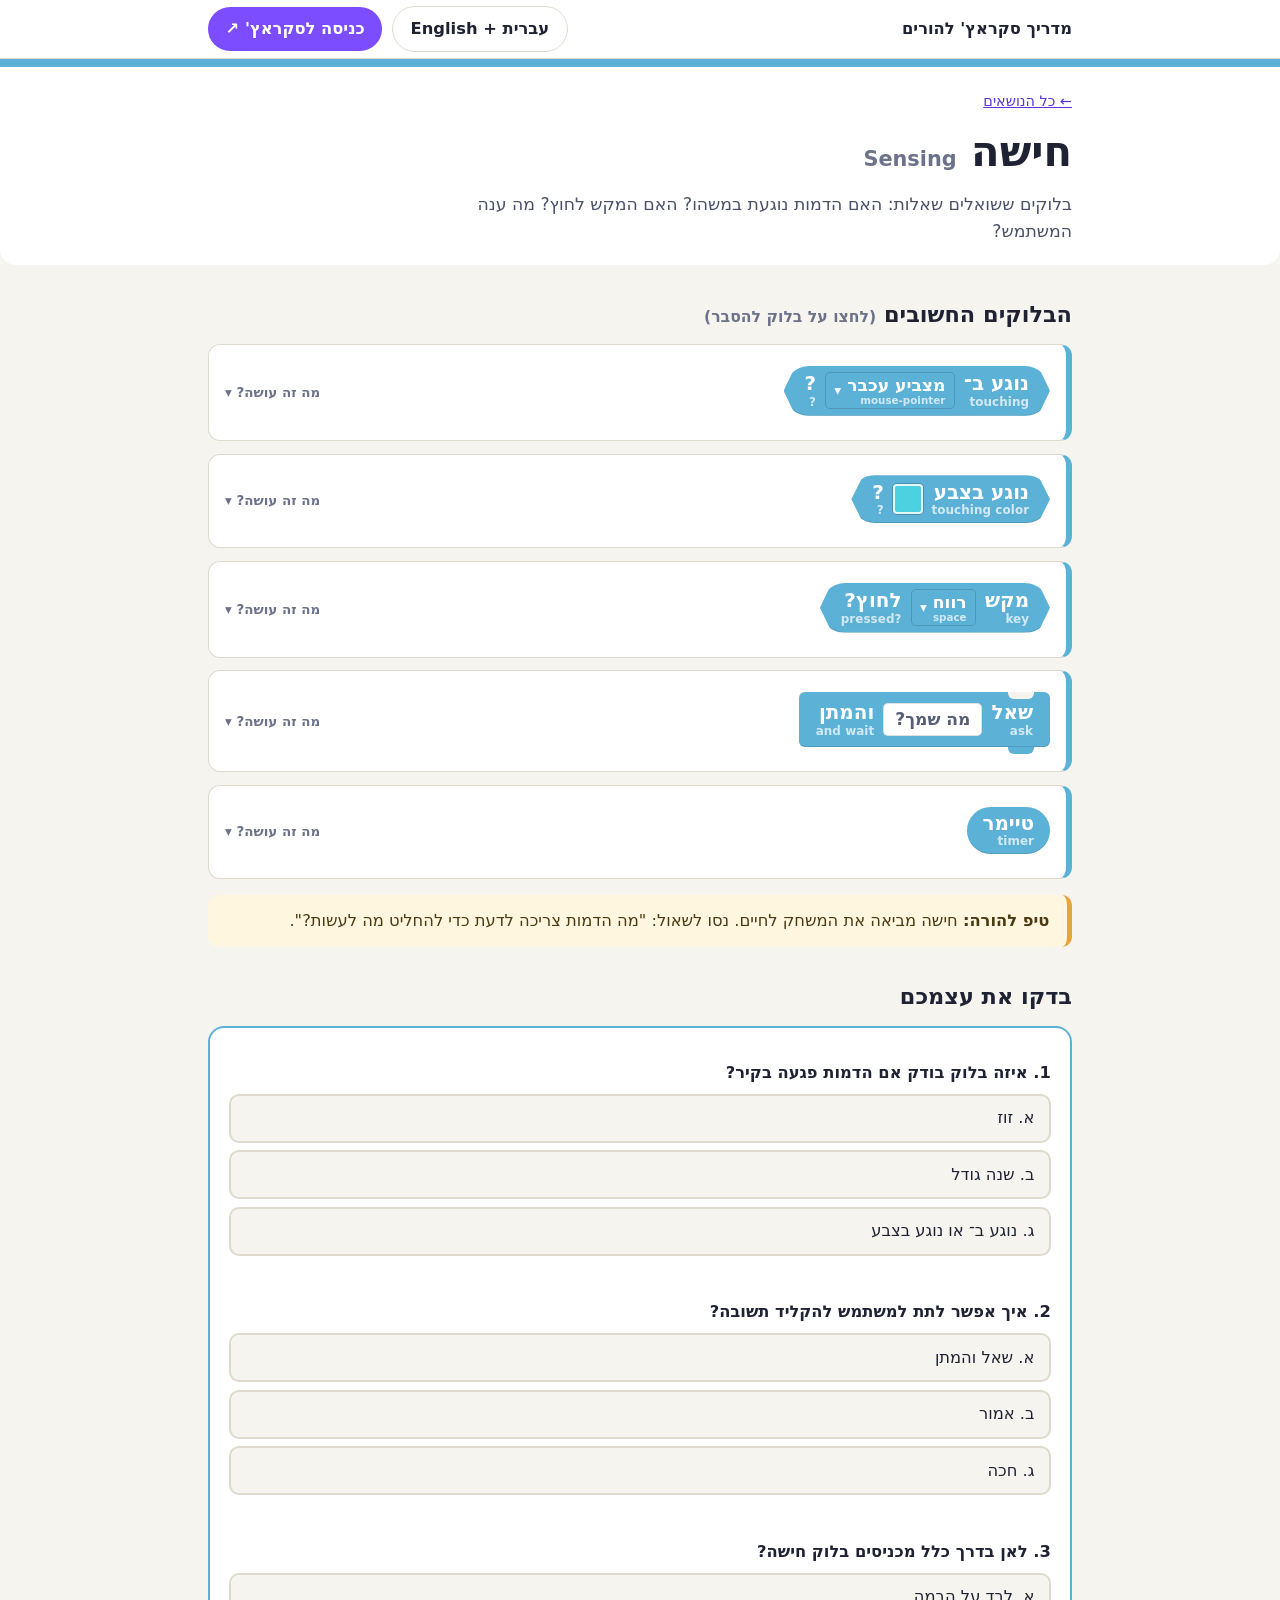
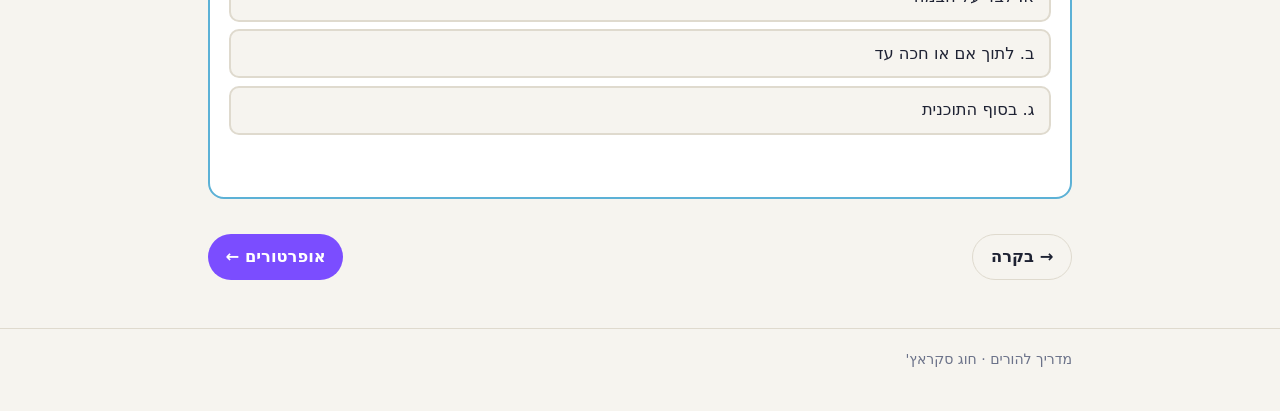
<file: blocks/sensing.html>
<!DOCTYPE html>
<html lang="he" dir="rtl">
<head>
<meta charset="utf-8">
<meta name="viewport" content="width=device-width,initial-scale=1">
<title>מדריך סקראץ' להורים</title>
<link rel="stylesheet" href="../assets/blocks.css">
<link rel="stylesheet" href="../assets/guide.css">
</head>
<body data-root="../" data-cat="sensing">
<header id="top"></header>
<main id="app"></main>
<footer><div class="wrap">מדריך להורים · חוג סקראץ'</div></footer>
<script src="../assets/data/blocks.js"></script>
<script src="../assets/guide.js"></script>
</body>
</html>
</file>
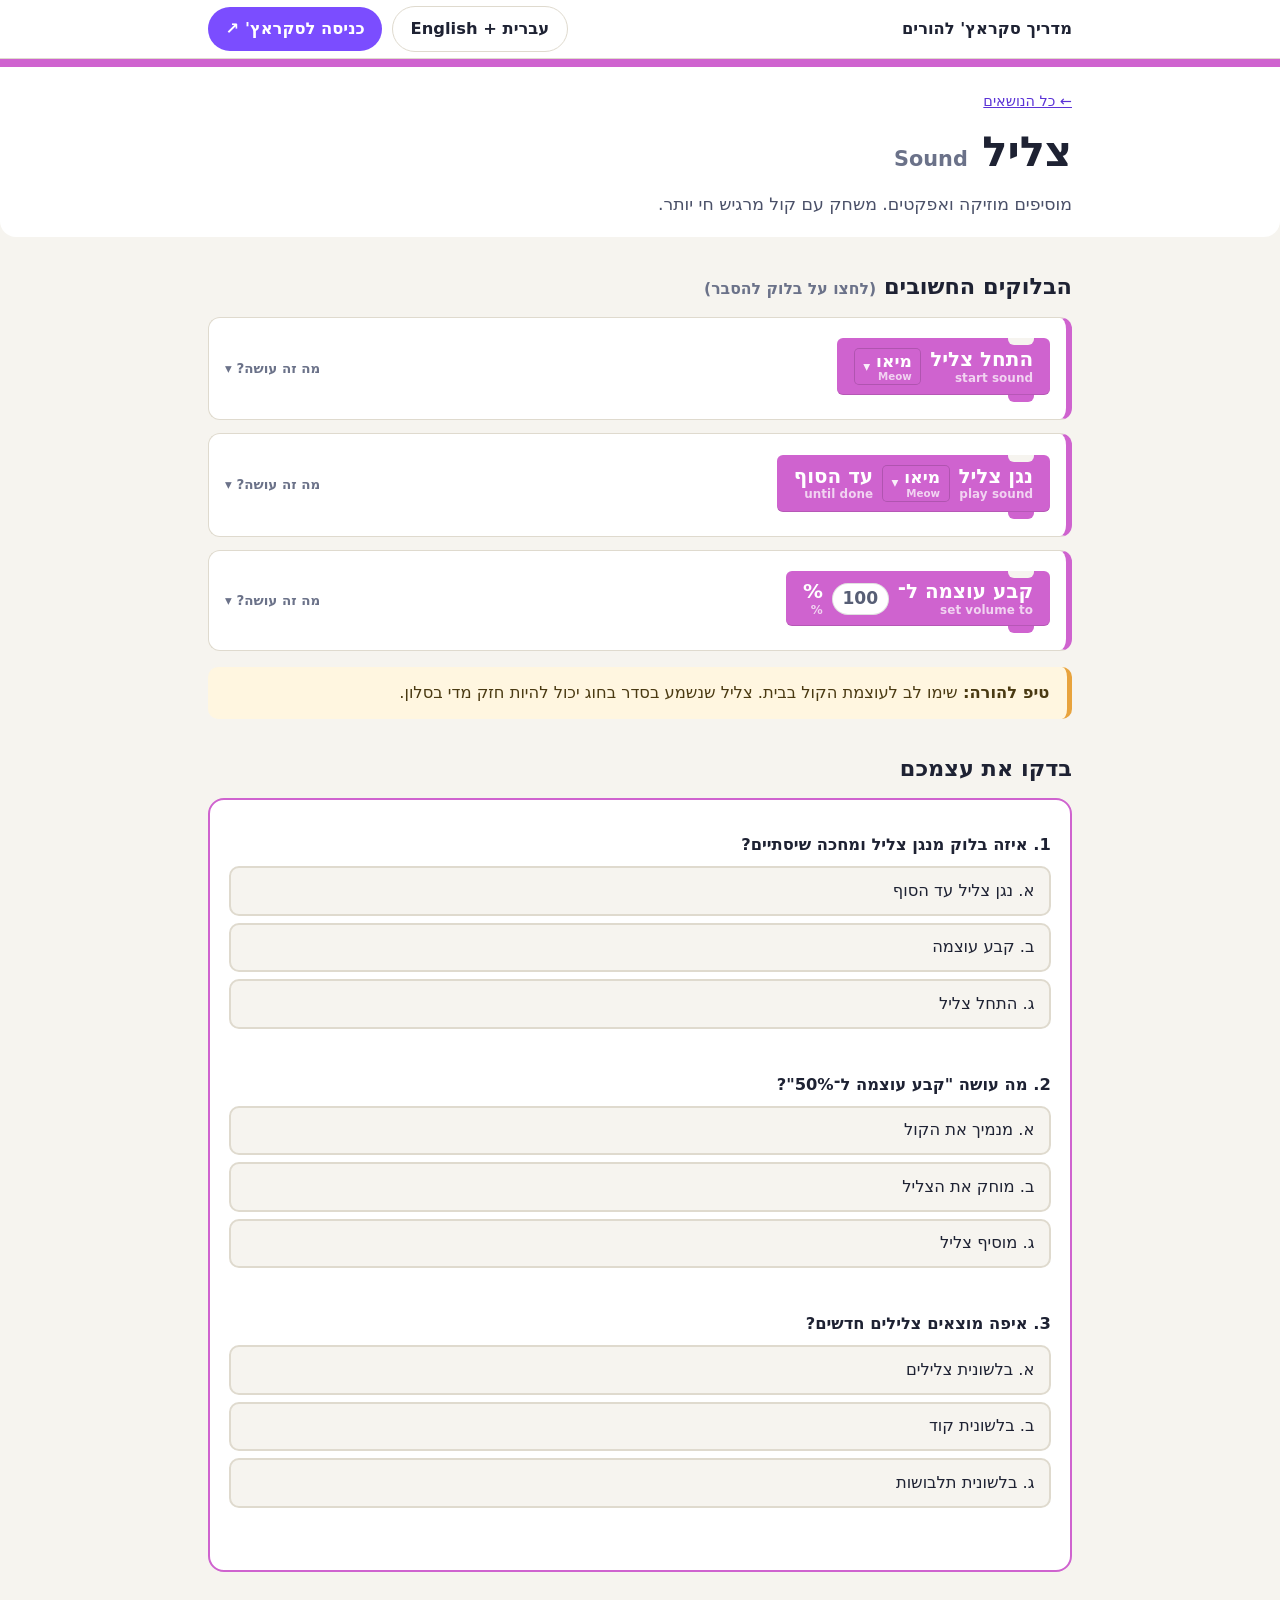
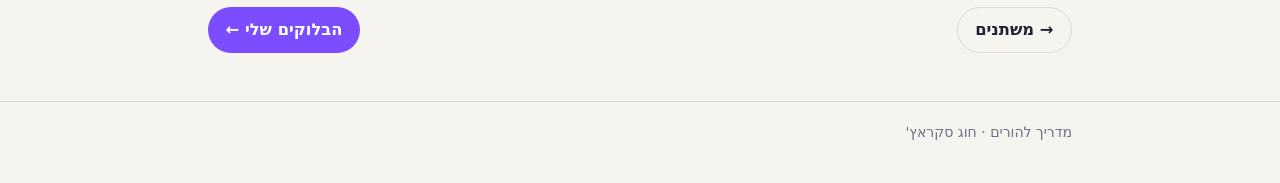
<file: blocks/sound.html>
<!DOCTYPE html>
<html lang="he" dir="rtl">
<head>
<meta charset="utf-8">
<meta name="viewport" content="width=device-width,initial-scale=1">
<title>מדריך סקראץ' להורים</title>
<link rel="stylesheet" href="../assets/blocks.css">
<link rel="stylesheet" href="../assets/guide.css">
</head>
<body data-root="../" data-cat="sound">
<header id="top"></header>
<main id="app"></main>
<footer><div class="wrap">מדריך להורים · חוג סקראץ'</div></footer>
<script src="../assets/data/blocks.js"></script>
<script src="../assets/guide.js"></script>
</body>
</html>
</file>
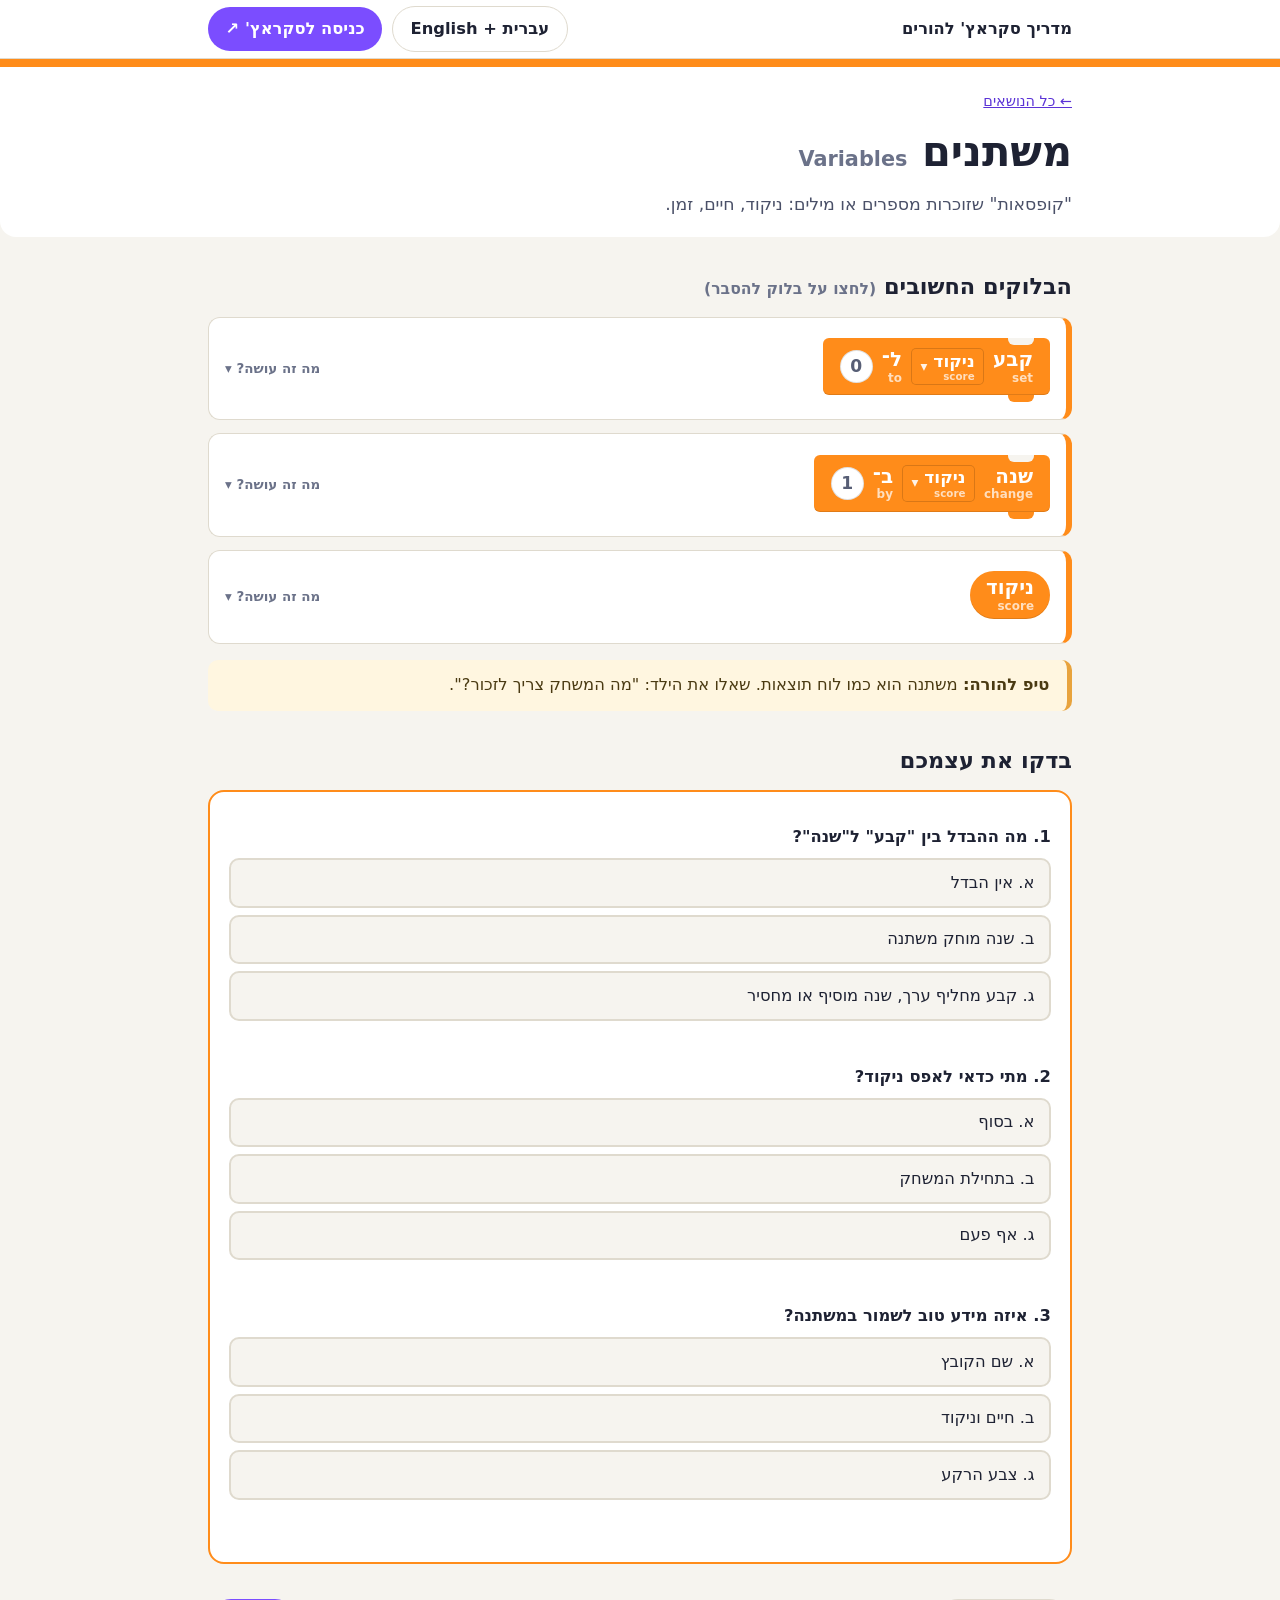
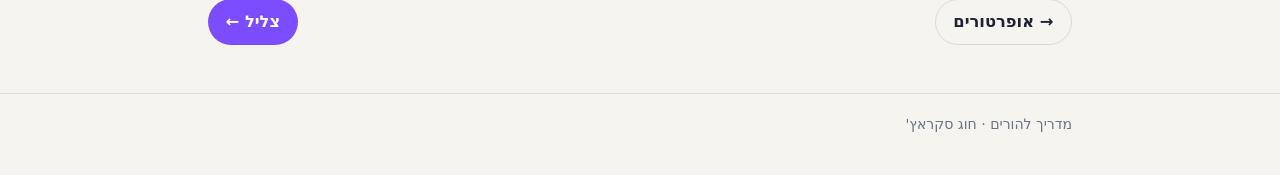
<file: blocks/variables.html>
<!DOCTYPE html>
<html lang="he" dir="rtl">
<head>
<meta charset="utf-8">
<meta name="viewport" content="width=device-width,initial-scale=1">
<title>מדריך סקראץ' להורים</title>
<link rel="stylesheet" href="../assets/blocks.css">
<link rel="stylesheet" href="../assets/guide.css">
</head>
<body data-root="../" data-cat="variables">
<header id="top"></header>
<main id="app"></main>
<footer><div class="wrap">מדריך להורים · חוג סקראץ'</div></footer>
<script src="../assets/data/blocks.js"></script>
<script src="../assets/guide.js"></script>
</body>
</html>
</file>
<file: assets/blocks.css>
/* ============================================================
   blocks.css — שחזור בלוקי סקראץ' 3 ב-CSS טהור
   דו-לשוני (עברית/אנגלית), תומך RTL ו-LTR
   ============================================================ */

:root{
  /* צבעי סקראץ' 3 הרשמיים */
  --motion:    #4C97FF;  --motion-d:    #3373CC;
  --looks:     #9966FF;  --looks-d:     #774DCB;
  --sound:     #CF63CF;  --sound-d:     #BD42BD;
  --events:    #FFBF00;  --events-d:    #E6AC00;
  --control:   #FFAB19;  --control-d:   #EC9C13;
  --sensing:   #5CB1D6;  --sensing-d:   #2E8EB8;
  --operators: #59C059;  --operators-d: #389438;
  --variables: #FF8C1A;  --variables-d: #DB6E00;
  --myblocks:  #FF6680;  --myblocks-d:  #FF3355;

  --field-txt: #575E75;
  --notch-w: 26px;
  --notch-h: 7px;
  --notch-x: 16px;
}

/* ---- קביעת צבע לפי קטגוריה ---- */
.cat-motion    { --c: var(--motion);    --cd: var(--motion-d); }
.cat-looks     { --c: var(--looks);     --cd: var(--looks-d); }
.cat-sound     { --c: var(--sound);     --cd: var(--sound-d); }
.cat-events    { --c: var(--events);    --cd: var(--events-d); }
.cat-control   { --c: var(--control);   --cd: var(--control-d); }
.cat-sensing   { --c: var(--sensing);   --cd: var(--sensing-d); }
.cat-operators { --c: var(--operators); --cd: var(--operators-d); }
.cat-variables { --c: var(--variables); --cd: var(--variables-d); }
.cat-myblocks  { --c: var(--myblocks);  --cd: var(--myblocks-d); }

/* ============================================================
   תווית דו-לשונית
   ============================================================ */
.lbl{
  display:inline-flex; flex-direction:column;
  align-items:flex-start; justify-content:center;
  line-height:1.06; white-space:nowrap;
}
.lbl b{ font-weight:700; font-size:1em; }
.lbl i{
  font-style:normal; font-weight:600;
  font-size:.6em; opacity:.72;
  direction:ltr; unicode-bidi:isolate;
  letter-spacing:.005em; margin-top:.12em;
}

/* מצבי שפה — נשלטים ממקש L */
body.lang-he .lbl i{ display:none; }
body.lang-en .lbl b{ display:none; }
body.lang-en .lbl i{ font-size:1em; opacity:1; font-weight:700; margin-top:0; }
body.lang-en .blk, body.lang-en .blk-c, body.lang-en .stack,
body.lang-en .c-head{ direction:ltr; }

/* ============================================================
   בלוק בסיס
   ============================================================ */
.blk{
  position:relative;
  display:flex; align-items:center;
  gap:.45em;
  padding:.5em .85em;
  min-height:2.6em;
  background:var(--c);
  color:#fff;
  font-weight:700;
  font-size:var(--blk-size, 1.05em);
  border-radius:6px;
  box-shadow:inset 0 -1px 0 rgba(0,0,0,.12);
  width:max-content; max-width:100%;
}

/* חריץ עליון (נחתך מתוך הבלוק בצבע הרקע) */
.blk-stack::before{
  content:''; position:absolute; z-index:2;
  top:0; inset-inline-start:var(--notch-x);
  width:var(--notch-w); height:var(--notch-h);
  background:var(--paper,#fff);
  border-radius:0 0 6px 6px;
}

/* בליטה תחתונה */
.blk-stack::after, .blk-hat::after, .blk-c::after{
  content:''; position:absolute; z-index:1;
  bottom:calc(var(--notch-h) * -1);
  inset-inline-start:var(--notch-x);
  width:var(--notch-w); height:var(--notch-h);
  background:var(--c);
  border-radius:0 0 6px 6px;
}

/* בלוק כובע — ראש מעוגל */
.blk-hat{
  border-radius:20px 20px 6px 6px;
  padding-top:.85em;
  min-height:3.1em;
}

/* בלוק סוגר — חריץ למעלה, בלי בליטה */
.blk-cap::after{ display:none; }
.blk-cap::before{
  content:''; position:absolute; z-index:2;
  top:0; inset-inline-start:var(--notch-x);
  width:var(--notch-w); height:var(--notch-h);
  background:var(--paper,#fff);
  border-radius:0 0 6px 6px;
}

/* מדווח — גלולה */
.blk-reporter{
  display:inline-flex; border-radius:999px;
  padding:.3em .8em; min-height:0;
  font-size:var(--blk-size,1em);
}
.blk-reporter::before, .blk-reporter::after{ display:none; }

/* בוליאני — משושה */
.blk-bool{
  display:inline-flex; min-height:0;
  padding:.32em 1.05em;
  border-radius:999px;
  clip-path:polygon(12px 0, calc(100% - 12px) 0, 100% 50%, calc(100% - 12px) 100%, 12px 100%, 0 50%);
  font-size:var(--blk-size,1em);
}
.blk-bool::before, .blk-bool::after{ display:none; }

/* ============================================================
   ערימת בלוקים
   ============================================================ */
.stack{
  display:inline-flex; flex-direction:column;
  align-items:flex-start;
  width:max-content; max-width:100%;
}
/* רק הראשון מציג חריץ, רק האחרון מציג בליטה */
.stack > .blk:not(:first-child)::before,
.stack > .blk-c:not(:first-child) > .c-head::before{ display:none; }
.stack > .blk:not(:last-child)::after,
.stack > .blk-c:not(:last-child)::after{ display:none; }
/* תפר עדין בין בלוקים סמוכים */
.stack > .blk + .blk,
.stack > .blk-c + .blk{ box-shadow:inset 0 1px 0 rgba(0,0,0,.13), inset 0 -1px 0 rgba(0,0,0,.12); }
.stack > .blk + .blk-c > .c-head{ box-shadow:inset 0 1px 0 rgba(0,0,0,.13); }
.stack > *{ align-self:stretch; }

/* ============================================================
   בלוק C — עוטף (אם / לעולם / חזור)
   ============================================================ */
.blk-c{ position:relative; display:flex; flex-direction:column; width:max-content; max-width:100%; }
.blk-c > .c-head{
  position:relative; display:flex; align-items:center; gap:.45em;
  padding:.5em .85em; min-height:2.6em;
  background:var(--c); color:#fff; font-weight:700;
  font-size:var(--blk-size,1.05em);
  border-radius:6px 6px 0 0;
}
.blk-c > .c-head::before{
  content:''; position:absolute; z-index:2;
  top:0; inset-inline-start:var(--notch-x);
  width:var(--notch-w); height:var(--notch-h);
  background:var(--paper,#fff); border-radius:0 0 6px 6px;
}
.blk-c > .c-body{
  position:relative;
  border-inline-start:16px solid var(--c);
  padding:6px 0;
  min-height:20px;
  display:flex; flex-direction:column; align-items:flex-start;
}
.blk-c > .c-body:empty{ min-height:30px; }
.blk-c > .c-foot{
  position:relative;
  height:18px; background:var(--c);
  border-radius:0 0 6px 6px;
}
/* חריץ פנימי בראש החלל */
.blk-c > .c-body::before{
  content:''; position:absolute; z-index:2; top:0;
  inset-inline-start:var(--notch-x);
  width:var(--notch-w); height:var(--notch-h);
  background:var(--paper,#fff); border-radius:0 0 6px 6px;
}
/* וריאנט "לעולם" — בלי בליטה תחתונה, עם חץ */
.blk-c.loop-forever::after{ display:none; }
.blk-c.loop-forever > .c-foot::after{
  content:'↻'; position:absolute; inset-inline-end:.55em; top:-3px;
  font-size:1.05em; color:#fff; opacity:.92; font-weight:700;
}

/* ============================================================
   שדות בתוך בלוקים
   ============================================================ */
.fld-num, .fld-txt{
  display:inline-flex; align-items:center; justify-content:center;
  background:#fff; color:var(--field-txt);
  font-weight:700; font-size:.86em;
  padding:.16em .62em; min-width:1.9em;
  text-align:center; direction:ltr;
  box-shadow:inset 0 0 0 1px rgba(0,0,0,.12);
}
.fld-num{ border-radius:999px; }
.fld-txt{ border-radius:5px; direction:rtl; padding-inline:.7em; }

.fld-drop{
  display:inline-flex; align-items:center; gap:.35em;
  background:var(--cd); color:#fff;
  font-weight:700; font-size:.86em;
  padding:.2em .55em;
  border-radius:5px;
  box-shadow:inset 0 0 0 1px rgba(0,0,0,.15);
}
.fld-drop::after{ content:'▾'; font-size:.8em; opacity:.9; }

/* שדה בוליאני ריק (חור משושה) */
.fld-bool{
  display:inline-block; width:3.2em; height:1.55em;
  background:var(--cd);
  clip-path:polygon(9px 0, calc(100% - 9px) 0, 100% 50%, calc(100% - 9px) 100%, 9px 100%, 0 50%);
}
/* חור עגול לשדה מדווח */
.fld-slot{
  display:inline-block; width:3em; height:1.5em;
  background:var(--cd); border-radius:999px;
}
/* צבע */
.fld-color{
  display:inline-block; width:1.5em; height:1.5em;
  border-radius:4px;
  box-shadow:inset 0 0 0 2px rgba(255,255,255,.85), 0 0 0 1px rgba(0,0,0,.2);
  background:var(--swatch,#4CD1E0);
}

/* בלוק מקונן בתוך שדה */
.blk .blk-reporter, .blk .blk-bool,
.c-head .blk-reporter, .c-head .blk-bool{ font-size:.88em; }

/* כשלשפה אחת אין מילה במקום הזה — שומרים על יישור השורות */
.lbl b:empty::before, .lbl i:empty::before{ content:'\00a0'; }

/* בלוק מקטגוריה שעוד לא נלמדה — עמום + תווית "מצגת N" */
.blk.foreign, .blk-c.foreign{ opacity:.58; }
.deck-ref{
  font-size:.58em; font-weight:700; line-height:1;
  background:rgba(0,0,0,.28); color:#fff;
  padding:.28em .55em; border-radius:999px;
  margin-inline-start:.25em; white-space:nowrap;
  align-self:center;
}

/* סימנים שזהים בשתי השפות (x: y: > < +) */
.sym{ font-weight:700; }

/* אייקון הדגל הירוק */
.icon-flag{ flex:none; width:1em; height:1em; display:inline-block; vertical-align:-.1em; }

/* ============================================================
   גדלים
   ============================================================ */
.blk-xl{ --blk-size:1.5em; }
.blk-lg{ --blk-size:1.22em; }
.blk-sm{ --blk-size:.92em; }
.blk-xs{ --blk-size:.78em; }
.blk-xxs{ --blk-size:.64em; }  /* לסקריפטים עם 3 רמות קינון */
</file>
<file: assets/guide.css>
/* guide.css — מדריך הורים לסקראץ' · מובייל קודם, RTL */
:root{
  --paper:#F6F4EF; --ink:#1E2233; --ink-soft:#4A5068; --ink-faint:#6B7289;
  --rule:#DFDACE; --card:#fff; --brand:#7B4DFF; --brand-d:#5B33D6; --ok:#2E8B4A; --bad:#C23A3A;
  --font:"Rubik","Assistant","Segoe UI",system-ui,-apple-system,Arial,sans-serif;
}
@media (prefers-color-scheme: dark){
  :root:not([data-theme="light"]){
    --paper:#15171F; --ink:#ECEEF5; --ink-soft:#B5BACB; --ink-faint:#8D93A6;
    --rule:#2B2F3D; --card:#1F2230; --brand:#9B7BFF; --brand-d:#B7A0FF;
  }
}
*,*::before,*::after{ box-sizing:border-box; }
html{ scroll-behavior:smooth; }
body{ margin:0; background:var(--paper); color:var(--ink); font-family:var(--font); line-height:1.6; font-size:1.02rem; }
a{ color:var(--brand-d); }
:focus-visible{ outline:3px solid var(--brand); outline-offset:2px; border-radius:6px; }
.wrap{ max-width:56rem; margin:0 auto; padding:0 16px; }

/* ---- כותרת עליונה ---- */
.top{ position:sticky; top:0; z-index:20; background:var(--card); border-bottom:1px solid var(--rule); }
.top .wrap{ display:flex; align-items:center; gap:.6rem; min-height:3.4rem; flex-wrap:wrap; padding-block:.4rem; }
.top .home{ font-weight:800; text-decoration:none; color:var(--ink); margin-inline-end:auto; }
.btn{ display:inline-flex; align-items:center; gap:.4rem; font:inherit; font-weight:700; border:0; cursor:pointer;
  border-radius:999px; padding:.55rem 1.1rem; text-decoration:none; background:var(--brand); color:#fff; min-height:2.6rem; }
.btn:hover{ background:var(--brand-d); }
.btn.ghost{ background:transparent; color:var(--ink); border:1px solid var(--rule); }
.btn.ghost:hover{ background:var(--rule); }
.btn.big{ font-size:1.15rem; padding:.85rem 1.7rem; background:#FF8C1A; color:#1E2233; }
.btn.big:hover{ background:#FFAB19; }

/* ---- פתיח ---- */
.hero{ padding:2rem 0 1.2rem; }
.hero h1{ font-size:clamp(1.9rem,6vw,2.8rem); margin:.1em 0; line-height:1.15; font-weight:800; letter-spacing:-.02em; }
.hero .en{ direction:ltr; display:inline-block; color:var(--ink-faint); font-size:.5em; font-weight:600; margin-inline-start:.4em; }
.hero p{ color:var(--ink-soft); font-size:1.1rem; max-width:40rem; margin:.4rem 0 1rem; }
.cat-hero{ border-top:8px solid var(--c,var(--brand)); background:var(--card); border-radius:0 0 16px 16px; padding:1.4rem 0 1.2rem; margin-bottom:1rem; }
.crumbs{ font-size:.9rem; margin-bottom:.4rem; }

h2{ font-size:1.4rem; margin:2rem 0 .7rem; font-weight:800; }
h3{ font-size:1.12rem; margin:0 0 .4rem; }

/* ---- כרטיסים ---- */
.grid{ display:grid; grid-template-columns:repeat(auto-fill,minmax(15rem,1fr)); gap:.9rem; }
.card{ background:var(--card); border:1px solid var(--rule); border-radius:14px; padding:1rem 1.1rem; }
a.tile{ display:flex; flex-direction:column; gap:.2rem; text-decoration:none; color:inherit; position:relative;
  background:var(--card); border:1px solid var(--rule); border-top:6px solid var(--c,var(--brand));
  border-radius:14px; padding:.9rem 1.1rem; transition:transform .12s, box-shadow .12s; }
a.tile:hover{ transform:translateY(-2px); box-shadow:0 6px 20px rgba(0,0,0,.12); }
.tile .num{ font-size:.78rem; font-weight:700; color:var(--ink-faint); }
.tile .name{ font-size:1.2rem; font-weight:800; }
.tile .desc{ font-size:.92rem; color:var(--ink-soft); }
.tile .done{ position:absolute; inset-block-start:.7rem; inset-inline-end:.8rem; background:var(--ok); color:#fff;
  border-radius:999px; font-size:.78rem; font-weight:700; padding:.1rem .6rem; display:none; }
.tile.is-done .done{ display:block; }

.note{ background:#FFF6E0; color:#4A3A12; border-inline-start:5px solid #E8A33D; border-radius:10px; padding:.8rem 1.1rem; margin:1rem 0; }
.note b{ color:inherit; }
.steps{ counter-reset:s; list-style:none; padding:0; margin:.6rem 0; display:grid; gap:.7rem; }
.steps li{ counter-increment:s; position:relative; background:var(--card); border:1px solid var(--rule); border-radius:12px; padding:.8rem 1rem; padding-inline-start:3.4rem; }
.steps li::before{ content:counter(s); position:absolute; inset-inline-start:.9rem; top:.7rem; width:1.9rem; height:1.9rem; border-radius:50%;
  background:var(--brand); color:#fff; font-weight:800; display:grid; place-items:center; }

/* ---- בלוקים מוסברים ---- */
.blocks{ display:grid; gap:.8rem; }
.bcard{ background:var(--card); border:1px solid var(--rule); border-inline-start:6px solid var(--c); border-radius:12px; overflow:hidden; }
.bcard > button{ all:unset; box-sizing:border-box; width:100%; cursor:pointer; display:flex; align-items:center; gap:.8rem; flex-wrap:wrap; padding:.9rem 1rem; }
.bcard > button:focus-visible{ outline:3px solid var(--brand); outline-offset:-3px; }
.bcard .bwrap{ flex:1 1 14rem; min-width:0; overflow-x:auto; padding:.4rem 0 .6rem; }
.bcard .hint{ font-size:.84rem; color:var(--ink-faint); font-weight:600; }
.bcard .hint::after{ content:" ▾"; }
.bcard.open .hint::after{ content:" ▴"; }
.bcard .detail{ display:none; padding:0 1rem 1rem; border-top:1px dashed var(--rule); }
.bcard.open .detail{ display:block; }
.detail dl{ margin:.8rem 0 0; display:grid; gap:.7rem; }
.detail dt{ font-size:.82rem; font-weight:800; color:var(--ink-faint); letter-spacing:.03em; }
.detail dd{ margin:0; }
.detail .ask{ background:color-mix(in srgb,var(--c) 14%,var(--card)); border-radius:10px; padding:.55rem .8rem; font-weight:600; }

/* ---- חידון ---- */
.quiz{ background:var(--card); border:2px solid var(--c,var(--brand)); border-radius:16px; padding:1rem 1.2rem 1.2rem; }
.q{ margin:1rem 0; }
.q p{ font-weight:700; margin:.2rem 0 .5rem; }
.opts{ display:grid; gap:.45rem; }
.opt{ font:inherit; text-align:start; cursor:pointer; background:var(--paper); color:var(--ink); border:2px solid var(--rule); border-radius:10px; padding:.6rem .9rem; min-height:2.7rem; }
.opt:hover:not(:disabled){ border-color:var(--brand); }
.opt.right{ border-color:var(--ok); background:color-mix(in srgb,var(--ok) 16%,var(--card)); }
.opt.wrong{ border-color:var(--bad); background:color-mix(in srgb,var(--bad) 14%,var(--card)); }
.fb{ min-height:1.4rem; font-size:.95rem; margin-top:.3rem; color:var(--ink-soft); }
.score{ font-weight:800; font-size:1.1rem; margin-top:.8rem; }

/* ---- ניווט תחתון ---- */
.pager{ display:flex; justify-content:space-between; gap:.6rem; flex-wrap:wrap; margin:2.2rem 0 3rem; }
footer{ border-top:1px solid var(--rule); color:var(--ink-faint); font-size:.88rem; padding:1.2rem 0 2.5rem; }

dl.gloss dt{ font-weight:800; margin-top:1rem; }
dl.gloss dd{ margin:.1rem 0 0; color:var(--ink-soft); }
.search{ font:inherit; width:100%; padding:.7rem 1rem; border-radius:12px; border:2px solid var(--rule); background:var(--card); color:var(--ink); }

@media (prefers-reduced-motion: reduce){ *{ transition:none !important; scroll-behavior:auto !important; } }
@media print{ .top,.pager,.btn{ display:none; } .bcard .detail{ display:block; } }
</file>
